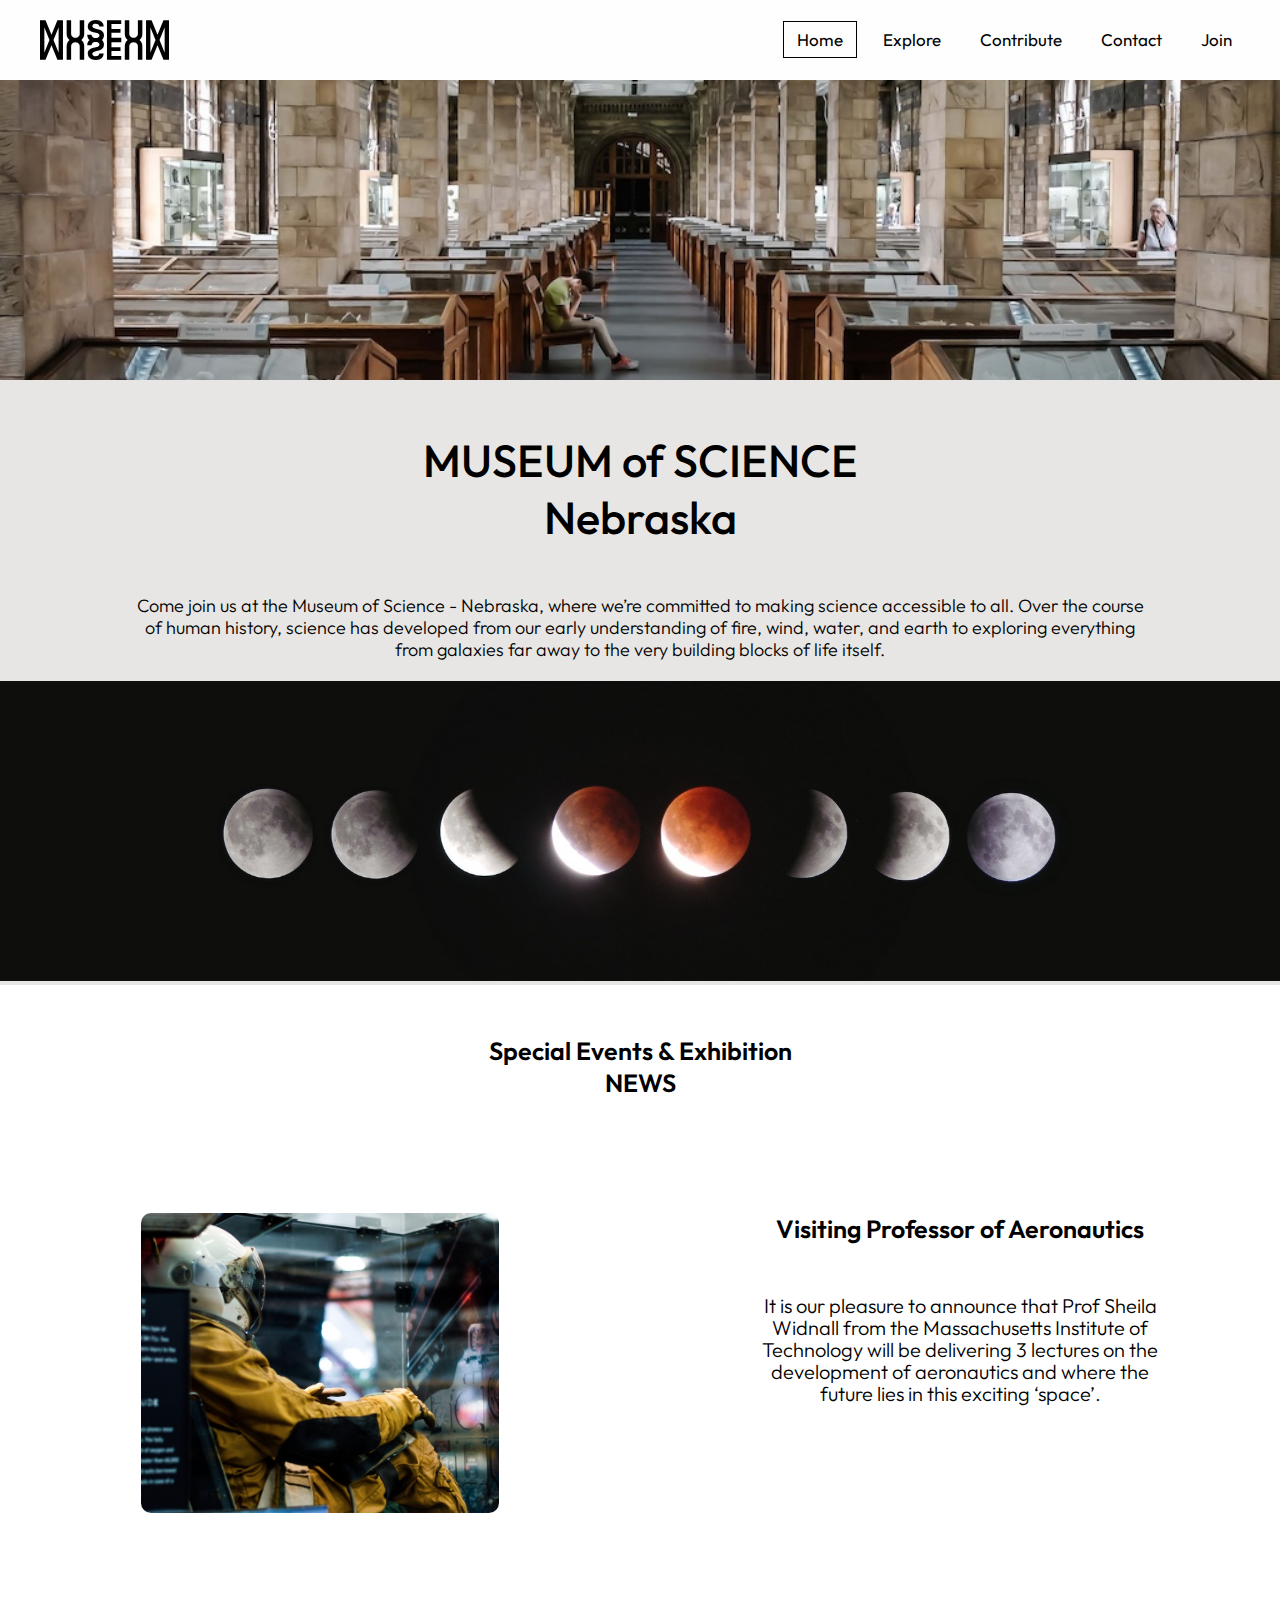
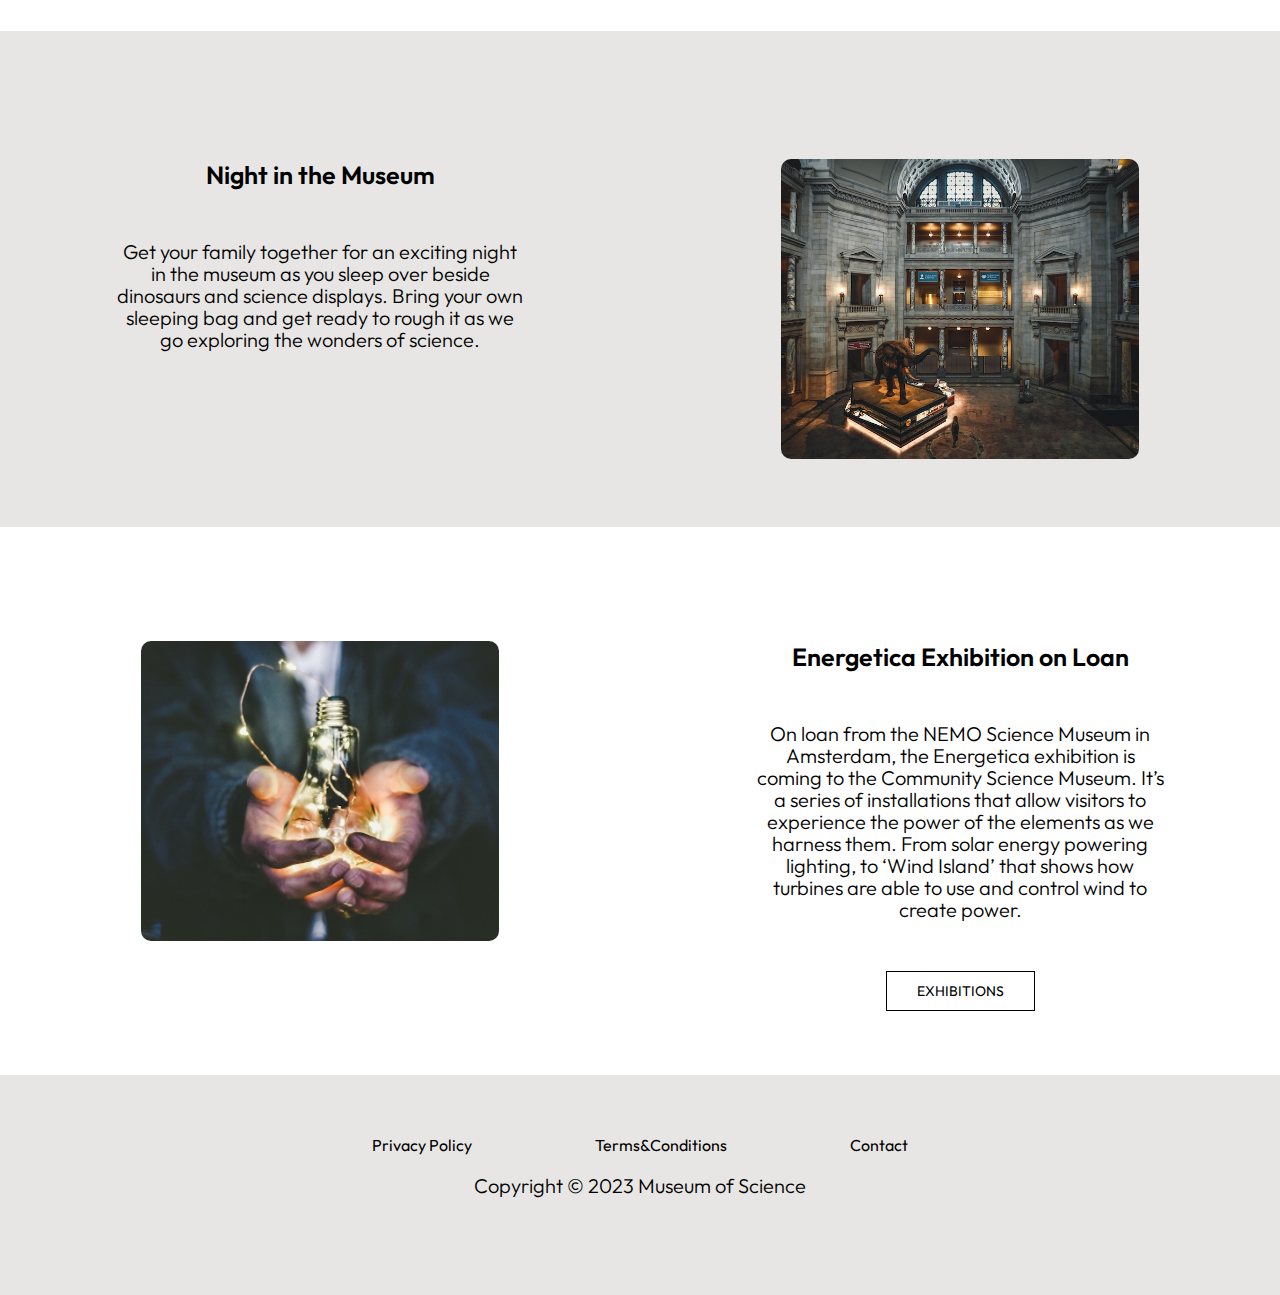
<file: index.html>
<!DOCTYPE html>
<html lang="en" dir="ltr">
  <head>
    <meta charset="utf-8">
    <title>MUSEUM - HOME</title>
    <meta name="viewport" content="width=device-width, initial-scale=1.0">
    <link rel="stylesheet" href="css/explore.css">
    <link rel="stylesheet" href="css/nav.css">
    <link rel="stylesheet" href="css/news.css">
    <link rel="stylesheet" href="css/styles.css">
    <link rel="stylesheet" href="css/contact.css">
    <link rel="stylesheet" href="https://cdnjs.cloudflare.com/ajax/libs/font-awesome/5.15.3/css/all.min.css"/> 
    <link rel="preconnect" href="https://fonts.googleapis.com">
    <link rel="preconnect" href="https://fonts.gstatic.com" crossorigin>
    <link href="https://fonts.googleapis.com/css2?family=Outfit:wght@100;200;300;400;500;600;700;800;900&display=swap" rel="stylesheet">
  </head>

  <body>
    <nav>
      <input type="checkbox" id="check">
      <label for="check" class="checkbutton">
        <i class="fas fa-bars"></i>
      </label>
      <label class="logo"><img src="images/SVG_MuseumLarge.svg" alt="Logo placeholder,the word museum mirrored making a monogram"></label>
      <ul>
        <li><a class="active" href="index.html">Home</a></li>
        <li><a href="explore.html">Explore</a></li>
        <li><a href="contribute.html">Contribute</a></li>
        <li><a href="contact.html">Contact</a></li>
        <li><a href="join.html">Join</a></li>
      </ul>
    </nav>
    <header><img src="images/header-max.jpg" alt="">
        <h1>MUSEUM of SCIENCE <br>Nebraska</h1>
        <p>Come join us at the Museum of Science - Nebraska, where we’re committed to making science accessible to all. Over the course of human history, science has developed from our early understanding of fire, wind, water,  and earth to exploring everything from galaxies far away to the very building blocks of life itself. </p>
    </header>

    <header><img src="images/moonphases.jpg" alt="Phases of the moon eclipse on black background"></header>

    <section class="news "><h2>Special Events & Exhibition <br> NEWS</h2></section>

<main>
    <article class="row">
        <section class="exhibits-column">
            <img src="images/space-suit.jpg" alt="Yellow enforcedAeronautics suit, in a glass display, worn by a mannequin, buckled in with helmet and gloves">

        </section>

        <section class="exhibits-column">
            <h2>  Visiting Professor of Aeronautics</h2>
            <p>It is our pleasure to announce that Prof Sheila Widnall from the Massachusetts Institute of Technology will be delivering 3 lectures on the development of aeronautics and where the future lies in this exciting ‘space’.</p>
        </section>
    </article>

    <article class="row exhibitions-1">
          <section class="exhibits-column">
              <h2>Night in the Museum</h2>
              <p>
                Get your family together for an exciting night in the museum as you sleep over beside dinosaurs and science displays. Bring your own sleeping bag and get ready to rough it as we go exploring the wonders of science.</p>
          </section>
          <section class="exhibits-column">
              <img src="images/museumclassical.jpg" alt="Museum at night ambiance, mammoth display in the great entrance hall">

          </section>
    </article>


  <article class="row">
    <section class="exhibits-column">
        <img src="images/energetica.jpg" alt="Energy visualized in a collection of fairy lights that magically light up by static electricity, inside a lightbulb">
    </section>

    <section class="exhibits-column">
        <h2>Energetica Exhibition on Loan</h2>
        <p>On loan from the NEMO Science Museum in Amsterdam, the Energetica exhibition is coming to the Community Science Museum. It’s a series of installations that allow visitors to experience the power of the elements as we harness them. From solar energy powering lighting, to ‘Wind Island’ that shows how turbines are able to use and control wind to create power.</p>  <a class="button" href="explore.html">EXHIBITIONS</a>
    </section>

  </article>
</main>

   
    <footer>

      <a href="policy.html">Privacy Policy</a>
      <a href="terms.html">Terms&Conditions</a>
      <a href="contact.html">Contact</a>
      <p>Copyright © 2023 Museum of Science</p>
      </footer>

  </body>
</html>
</file>
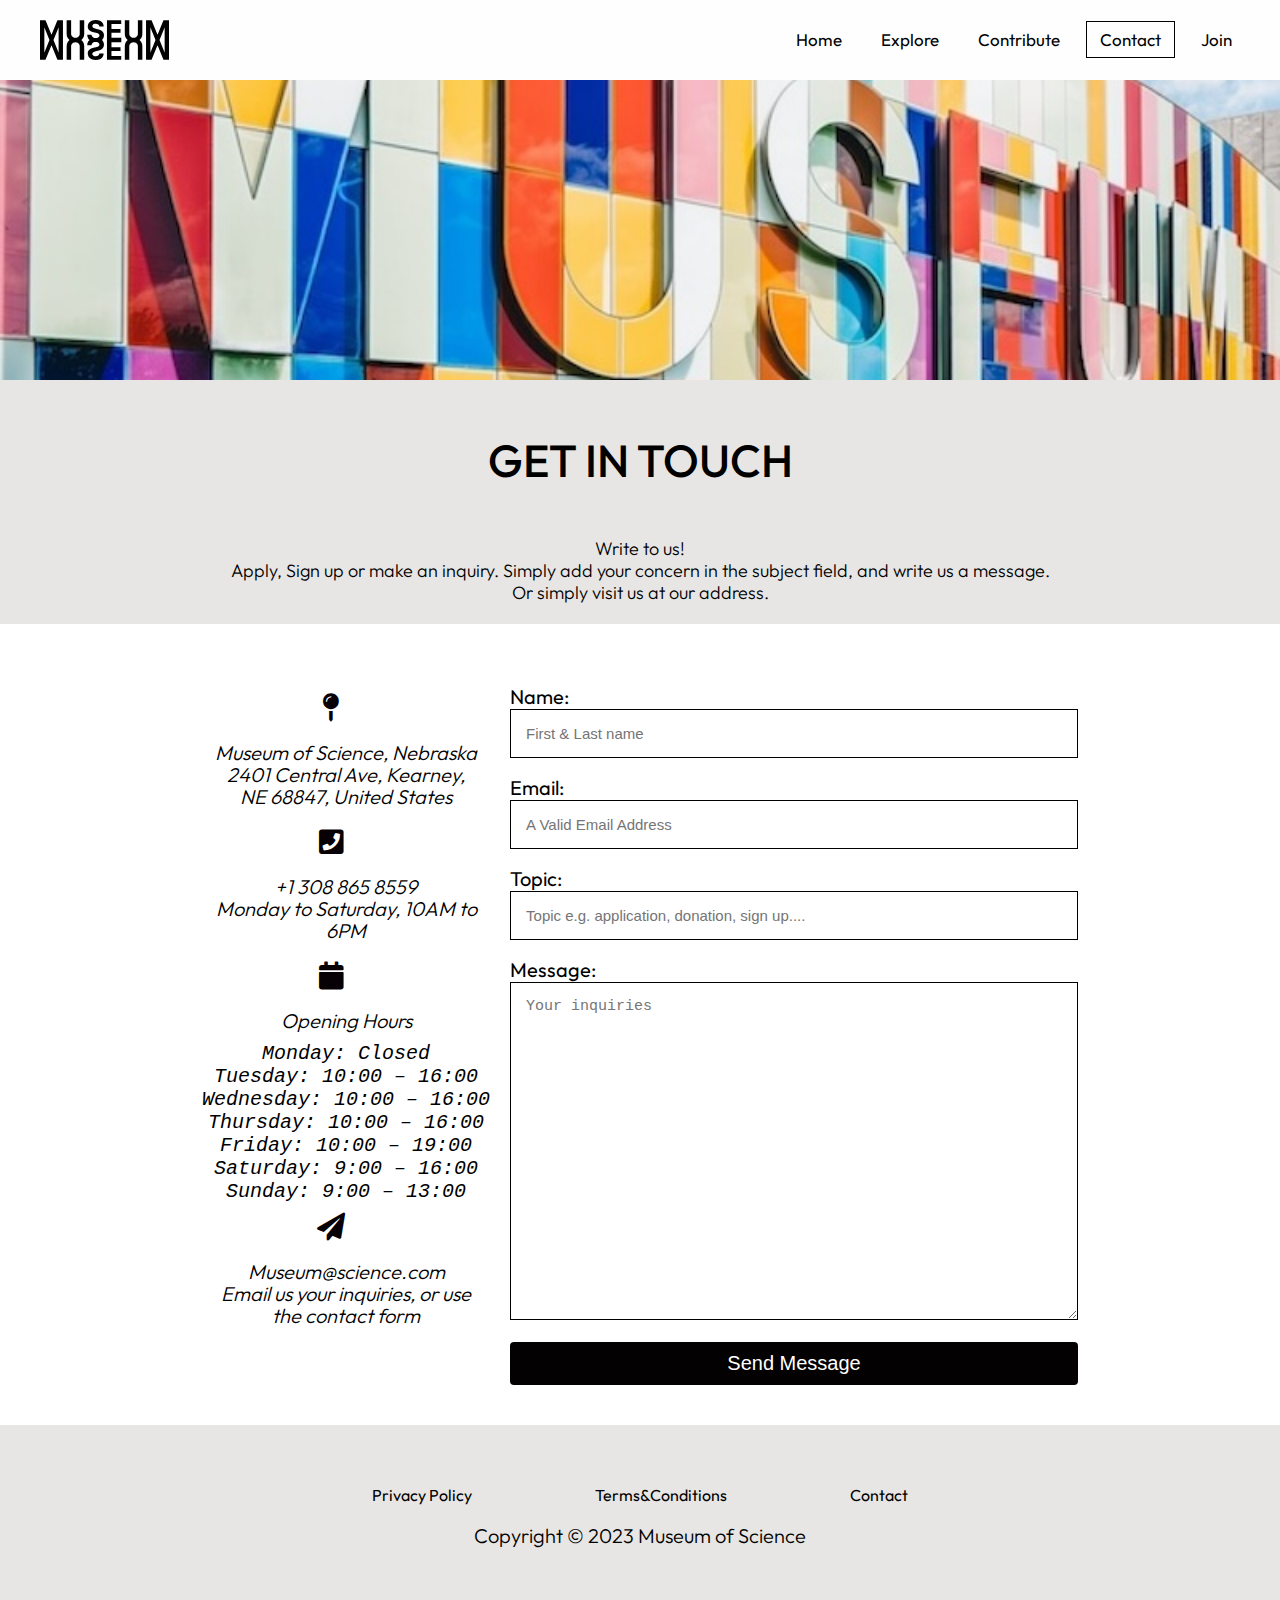
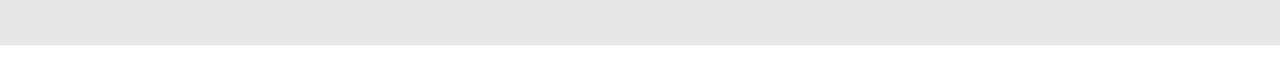
<file: contact.html>
<!DOCTYPE html>
<html lang="en" dir="ltr">
  <head>
    <meta charset="utf-8">
    <title>MUSEUM - Contact</title>
    <meta name="viewport" content="width=device-width, initial-scale=1.0">
    <link rel="stylesheet" href="css/explore.css">
    <link rel="stylesheet" href="css/nav.css">
    <link rel="stylesheet" href="css/news.css">
    <link rel="stylesheet" href="css/styles.css">
    <link rel="stylesheet" href="css/contact.css">
    <link rel="stylesheet" href="https://cdnjs.cloudflare.com/ajax/libs/font-awesome/5.15.3/css/all.min.css"/>
    <link rel="preconnect" href="https://fonts.googleapis.com">
    <link rel="preconnect" href="https://fonts.gstatic.com" crossorigin>
    <link href="https://fonts.googleapis.com/css2?family=Outfit:wght@100;200;300;400;500;600;700;800;900&display=swap" rel="stylesheet">
  </head>
  <body>
    <nav>
      <input type="checkbox" id="check">
      <label for="check" class="checkbutton">
        <i class="fas fa-bars"></i>
      </label>
      <label class="logo"><img src="images/SVG_MuseumLarge.svg" alt="Logo placeholder,the word museum mirrored making a monogram"></label>
      <ul>
        <li><a href="index.html">Home</a></li>
        <li><a href="explore.html">Explore</a></li>
        <li><a href="contribute.html">Contribute</a></li>
        <li><a class="active" href="contact.html">Contact</a></li>
        <li><a href="join.html">Join</a></li>
      </ul>
    </nav>
    <header><img src="images/museumexterior.jpg" alt="Colorful tiled exterior wall of museum.">
        <h1>GET IN TOUCH</h1>
        <p> Write to us! <br>Apply, Sign up or make an inquiry. Simply add your concern in the subject field, and write us a message. <br> Or simply visit us at our address.  </p>
    </header>

<section class="contact-us">
    <article class="row">
        <aside class="contact-column">

                <section>
                <i class="fa fa-map-pin"></i>
                <address>
                    <p>Museum of Science, Nebraska <br>
                    2401 Central Ave, Kearney, <br> NE 68847, United States</p>
                </address>
            </section>

             <section>
                <i class="fa fa-phone-square"></i>
                <address>
                    <p>+1 308 865 8559 <br>
                    Monday to Saturday, 10AM to 6PM</p>
                </address>
             </section>

             <section>
                <i class="fa fa-calendar"></i>
                <address>
                    <p>Opening Hours</p>
<pre>
Monday: Closed
Tuesday: 10:00 – 16:00
Wednesday: 10:00 – 16:00
Thursday: 10:00 – 16:00
Friday: 10:00 – 19:00
Saturday: 9:00 – 16:00
Sunday: 9:00 – 13:00
</pre>
                </address>
             </section>

             <section>
                <i class="fa fa-paper-plane"></i>
                <address>
                    <p>Museum@science.com <br>
                    Email us your inquiries, or use the contact form</p>
                </address>
             </section>
        </aside>

            <aside class="contact-column">
                <form action="form-handler.php" method="post">
                    <sub>Name:</sub><input type="text" name="name" placeholder="First & Last name" required>
                    <sub>Email:</sub><input type="email" name="email" placeholder="A Valid Email Address" required>
                    <sub>Topic:</sub><input type="text" name="subject" placeholder="Topic e.g. application, donation, sign up...." required>
                    <sub>Message:</sub><textarea rows="18" name="message" placeholder="Your inquiries" required></textarea>
                    <button type="submit" class="send-button">Send Message</button>
                </form>
            </aside>

        </article>
    </section>

<footer>

<a href="policy.html">Privacy Policy</a>
<a href="terms.html">Terms&Conditions</a>
<a href="contact.html">Contact</a>

<p>Copyright © 2023 Museum of Science</p>

</footer>

  </body>
</html>
</file>
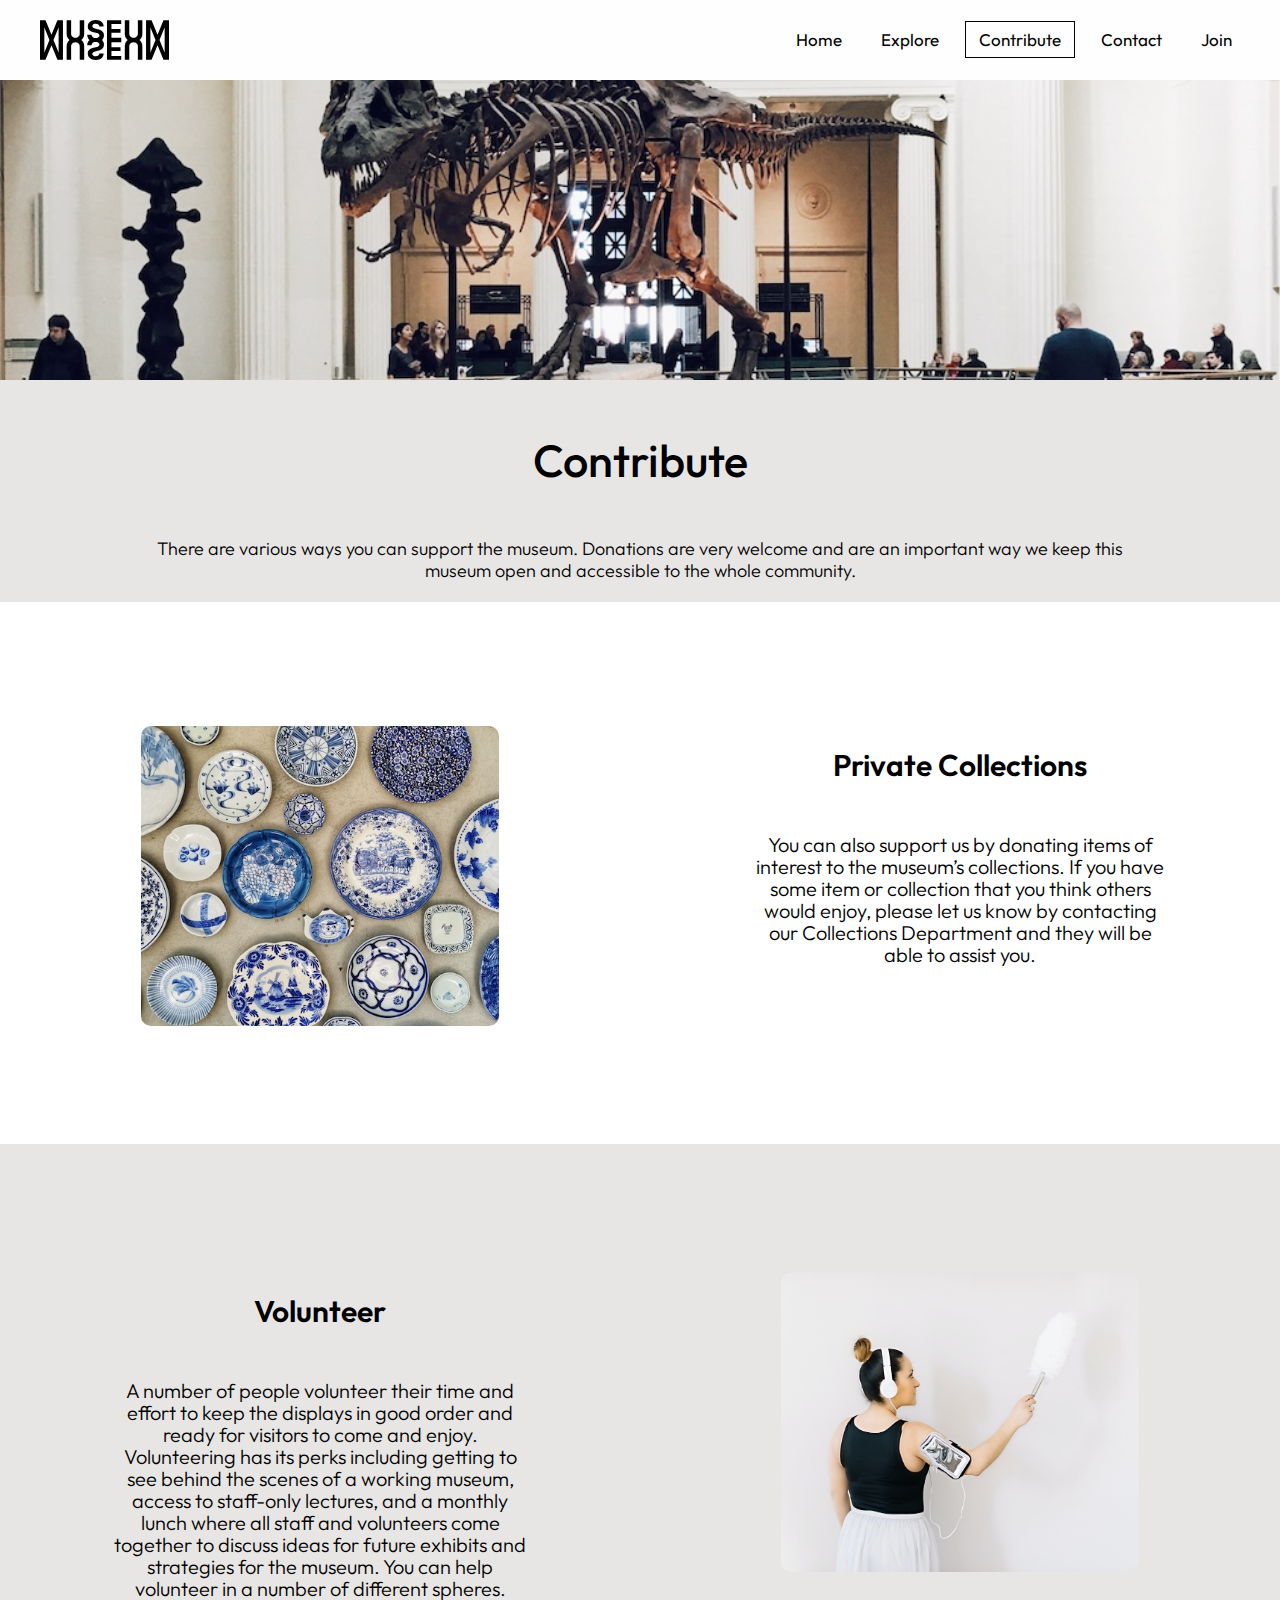
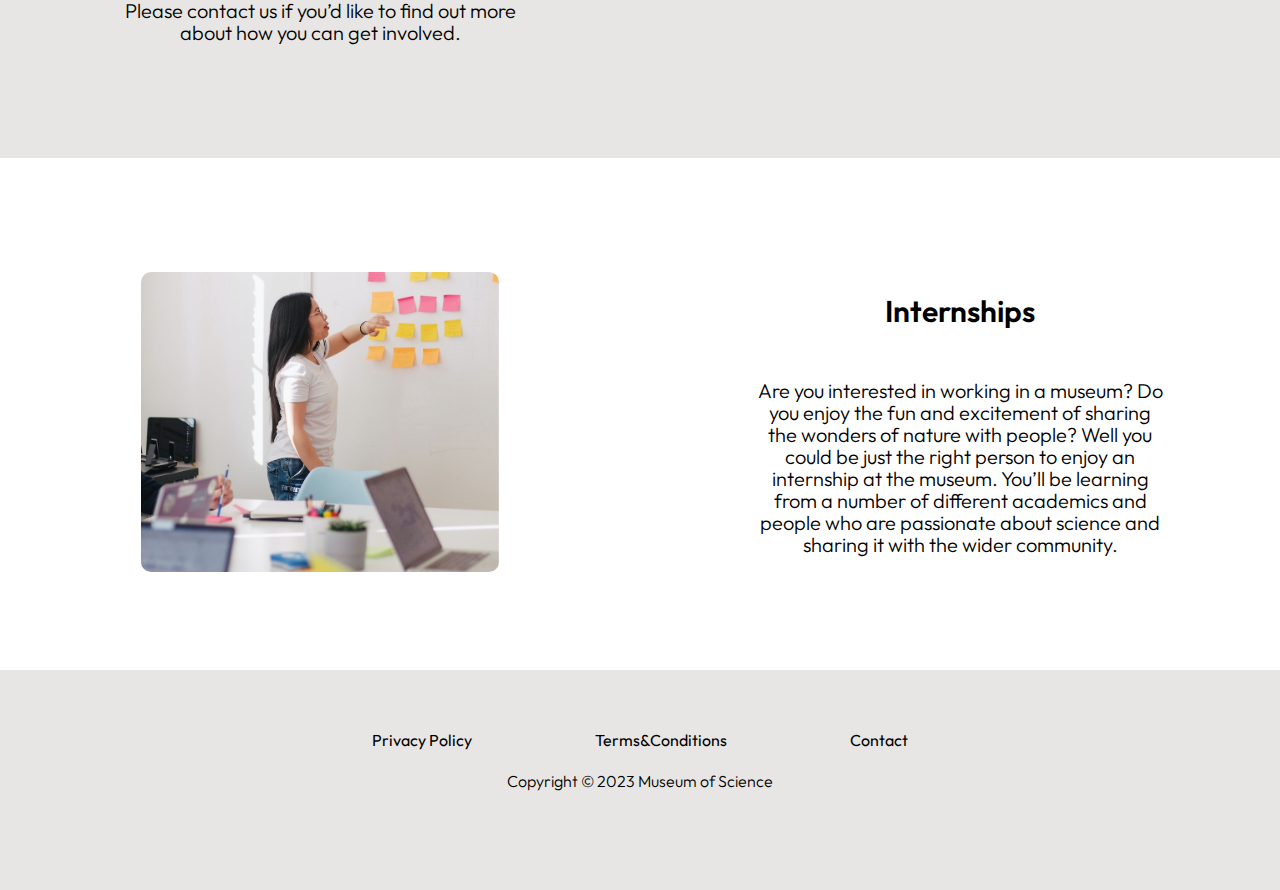
<file: contribute.html>
<!DOCTYPE html>
<html lang="en" dir="ltr">
  <head>
    <meta charset="utf-8">
    <title>MUSEUM - Contribute</title>
    <meta name="viewport" content="width=device-width, initial-scale=1.0">
    <link rel="stylesheet" href="css/explore.css">
    <link rel="stylesheet" href="css/nav.css">
    <link rel="stylesheet" href="css/news.css">
    <link rel="stylesheet" href="css/styles.css">
    <link rel="stylesheet" href="https://cdnjs.cloudflare.com/ajax/libs/font-awesome/5.15.3/css/all.min.css"/>
    <link rel="preconnect" href="https://fonts.googleapis.com">
    <link rel="preconnect" href="https://fonts.gstatic.com" crossorigin>
    <link href="https://fonts.googleapis.com/css2?family=Outfit:wght@100;200;300;400;500;600;700;800;900&display=swap" rel="stylesheet">
  </head>
  <body>
    <nav>
      <input type="checkbox" id="check">
      <label for="check" class="checkbutton">
        <i class="fas fa-bars"></i>
      </label>
      <label class="logo"><img src="images/SVG_MuseumLarge.svg" alt="Logo placeholder,the word museum mirrored making a monogram"></label>
      <ul>
        <li><a href="index.html">Home</a></li>
        <li><a href="explore.html">Explore</a></li>
        <li><a class="active" href="contribute.html">Contribute</a></li>
        <li><a href="contact.html">Contact</a></li>
        <li><a href="join.html">Join</a></li>
      </ul>
    </nav>
    <header><img src="images/rex.jpg" alt="Entrance hall with Tyrannosaurus Rex Skeleton Erected fossile">
        <h1>Contribute</h1>
          <p>
            There are various ways you can support the museum. Donations are very welcome and are an important way we keep this museum open and accessible to the whole community. </p>
    </header>


    <main class="exhibitions">
      <article class="row">
          <section class="exhibits-column">
              <img src="images/donate.jpg" alt="A collection of plates in a variety of blue patterns">

          </section>

          <section class="exhibits-column">
              <h2>Private Collections</h2>
              <p>
                You can also support us by donating items of interest to the museum’s collections. If you have some item or collection that you think others would enjoy, please let us know by contacting our Collections Department and they will be able to assist you.</p>
          </section>
      </article>

      <article class="row exhibitions-1">
          <section class="exhibits-column">
              <h2>Volunteer</h2>
              <p>
                A number of people volunteer their time and effort to keep the displays in good order and ready for visitors to come and enjoy. Volunteering has its perks including getting to see behind the scenes of a working museum, access to staff-only lectures, and a monthly lunch where all staff and volunteers come together to discuss ideas for future exhibits and strategies for the museum.
                You can help volunteer in a number of different spheres. Please contact us if you’d like to find out more about how you can get involved.</p>
          </section>
          <section class="exhibits-column">
              <img src="images/volunteer.jpg" alt="A female volunteer equipped with a duster, dusting whilst wearing headphones">

          </section>
      </article>

  <article class="row">
      <section class="exhibits-column">
          <img src="images/intern.jpg" alt="A female intern rearranging sticky notes on a whiteboard. Computer on a works desk in front">

      </section>

      <section class="exhibits-column">
          <h2>Internships</h2>
          <p>
            Are you interested in working in a museum? Do you enjoy the fun and excitement of sharing the wonders of nature with people? Well you could be just the right person to enjoy an internship at the museum.
            You’ll be learning from a number of different academics and people who are passionate about science and sharing it with the wider community.</p>
      </section>
  </article>
</main>

<footer>

  <a href="policy.html">Privacy Policy</a>
  <a href="terms.html">Terms&Conditions</a>
  <a href="contact.html">Contact</a>
  <p>Copyright © 2023 Museum of Science</p>
  </footer>

  </body>
</html>
</file>
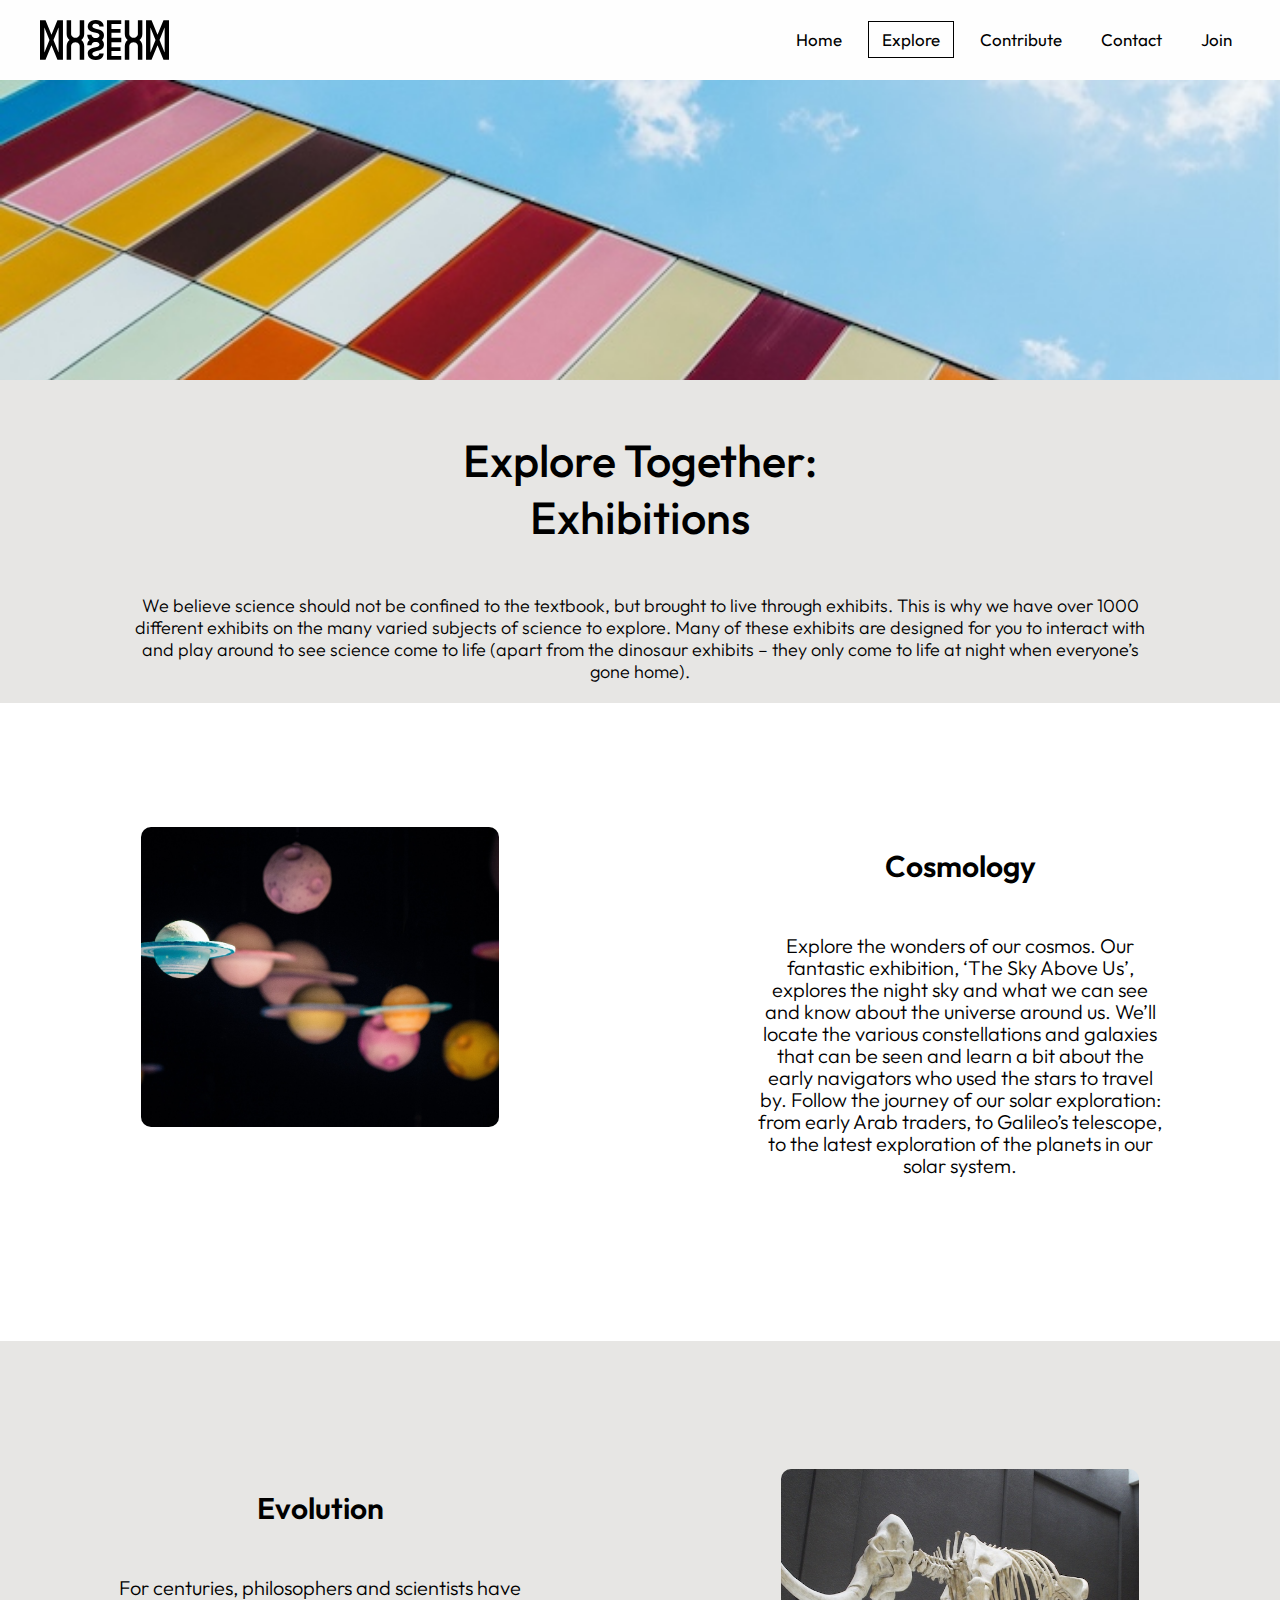
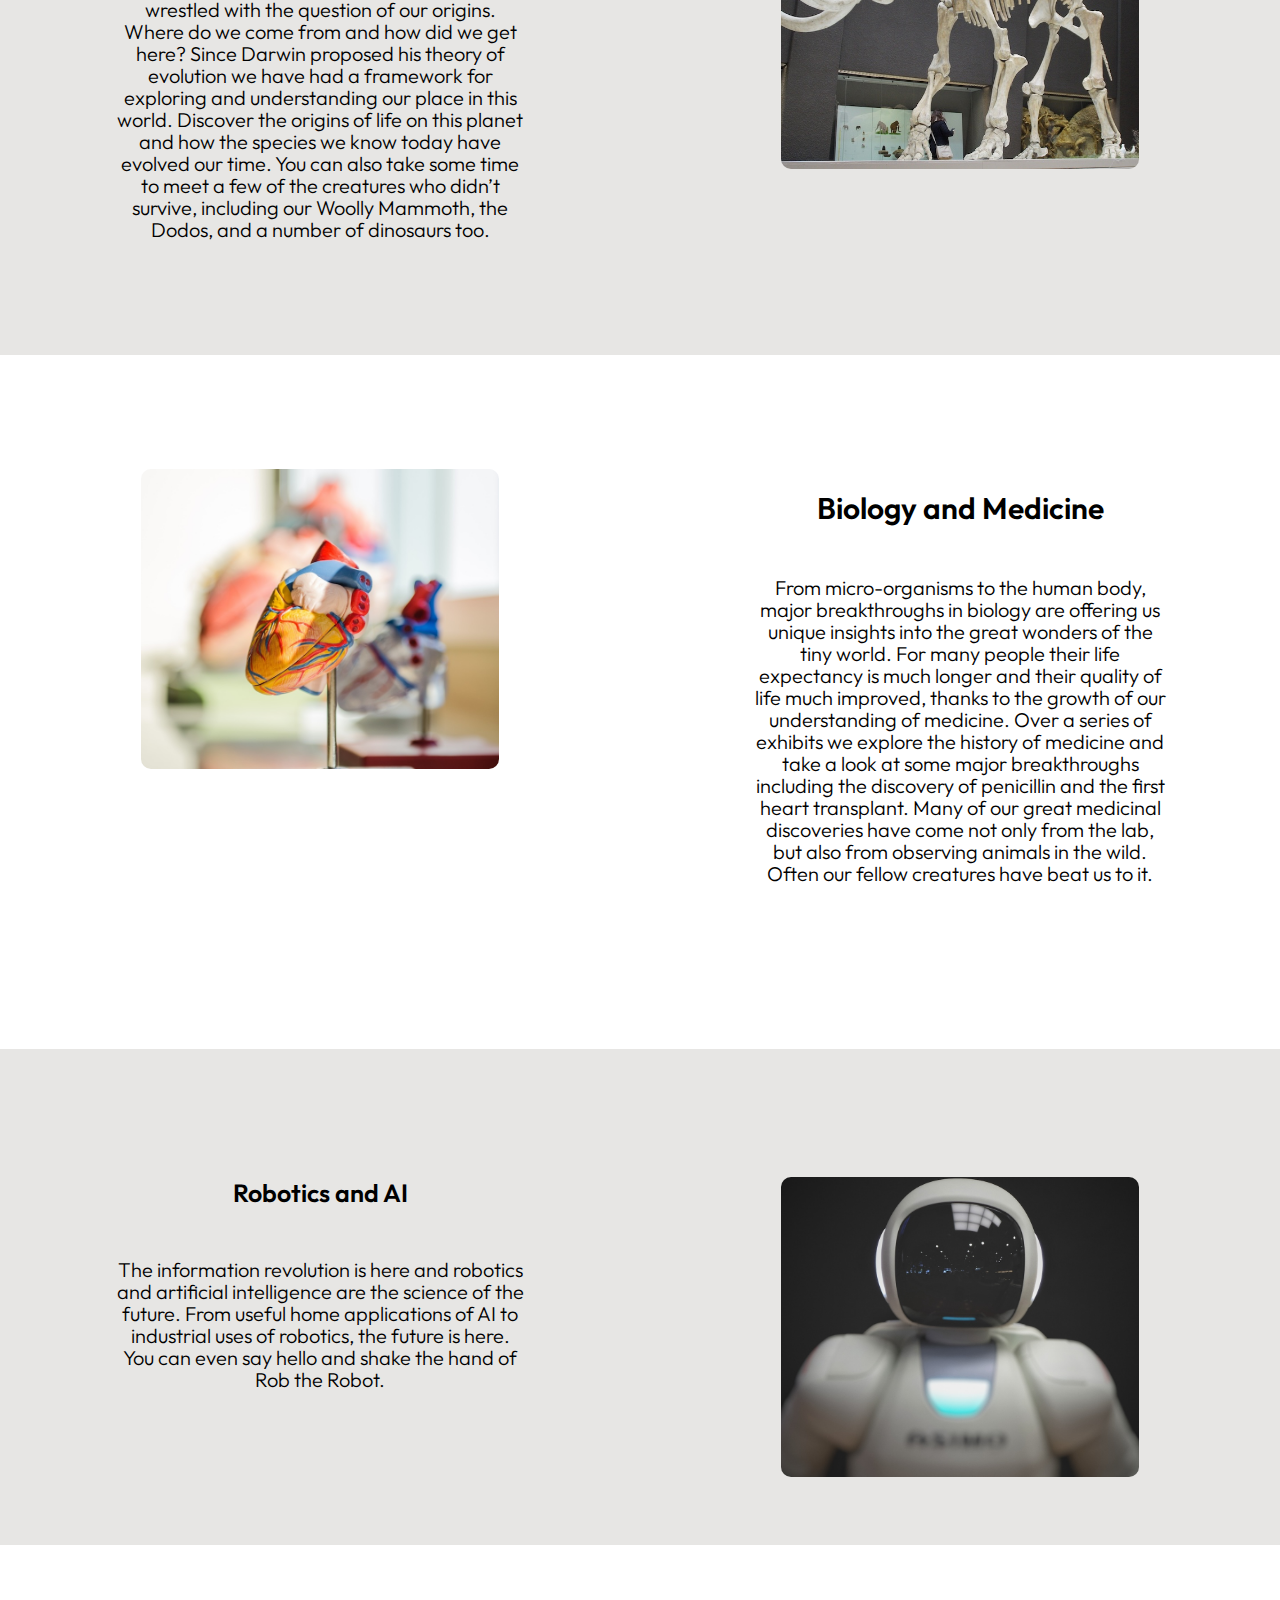
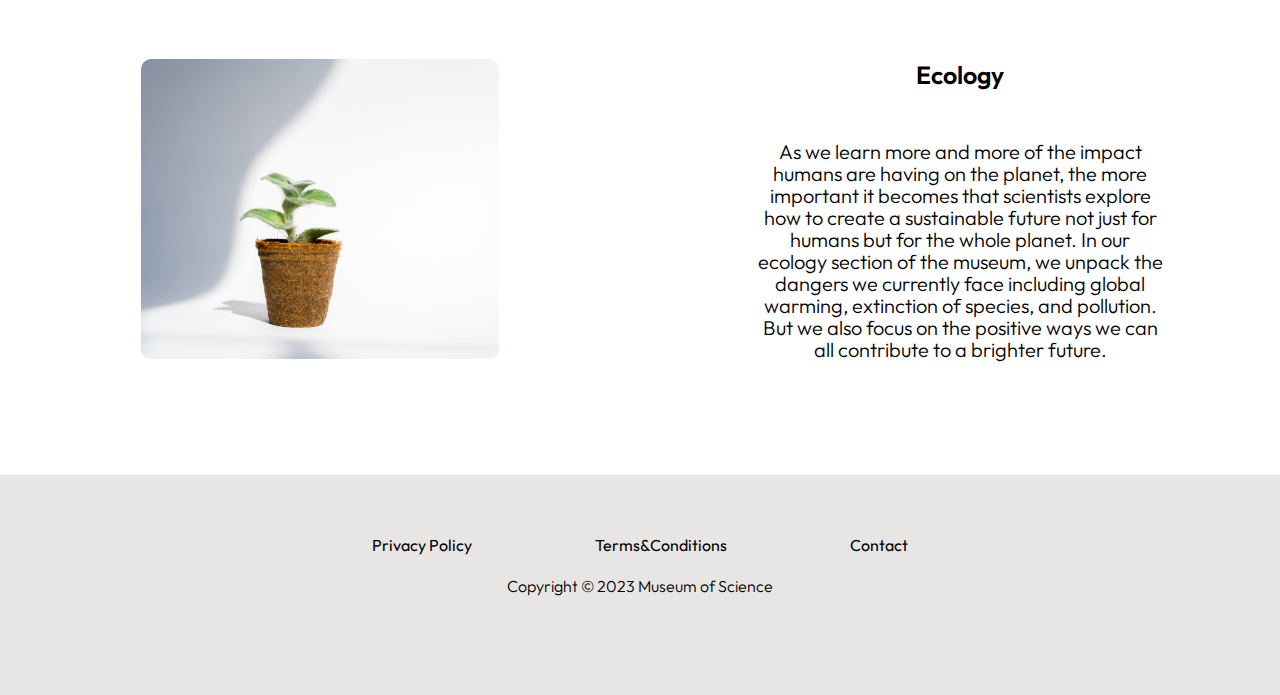
<file: explore.html>
<!DOCTYPE html>
<html lang="en" dir="ltr">
  <head>
    <meta charset="utf-8">
    <title>MUSEUM - Explore</title>
    <meta name="viewport" content="width=device-width, initial-scale=1.0">
    <link rel="stylesheet" href="css/explore.css">
    <link rel="stylesheet" href="css/nav.css">
    <link rel="stylesheet" href="css/news.css">
    <link rel="stylesheet" href="css/styles.css">
    <link rel="stylesheet" href="https://cdnjs.cloudflare.com/ajax/libs/font-awesome/5.15.3/css/all.min.css"/>
    <link rel="preconnect" href="https://fonts.googleapis.com">
    <link rel="preconnect" href="https://fonts.gstatic.com" crossorigin>
    <link href="https://fonts.googleapis.com/css2?family=Outfit:wght@100;200;300;400;500;600;700;800;900&display=swap" rel="stylesheet">
  </head>
  <body>
    <nav>
      <input type="checkbox" id="check">
      <label for="check" class="checkbutton">
        <i class="fas fa-bars"></i>
      </label>
      <label class="logo"><img src="images/SVG_MuseumLarge.svg" alt="Logo placeholder,the word museum mirrored making a monogram"></label>
      <ul>
        <li><a href="index.html">Home</a></li>
        <li><a class="active" href="explore.html">Explore</a></li>
        <li><a href="contribute.html">Contribute</a></li>
        <li><a href="contact.html">Contact</a></li>
        <li><a href="join.html">Join</a></li>
      </ul>
    </nav>
    <header><img src="images/museum-angleexterior.jpg" alt="Colorful tiled exterior wall of museum.">
        <h1>Explore Together: <br> Exhibitions</h1>
        <p>We believe science should not be confined to the textbook, but brought to live through exhibits.  
          This is why we have over 1000 different exhibits on the many varied subjects of science to explore. Many of these exhibits are designed for you to interact with and play around to see science come to life (apart from the dinosaur exhibits – they only come to life at night when everyone’s gone home). </p>
    </header>

    <main class="exhibitions">
          <article class="row">
              <section class="exhibits-column">
                  <img src="images/cosmos.jpg" alt="Planetarium, small planet models dispensed in air by wire, depicting saturns and moons">

              </section>

              <section class="exhibits-column">
                  <h2>Cosmology</h2>
                  <p>Explore the wonders of our cosmos. Our fantastic exhibition, ‘The Sky Above Us’, explores the night sky and what we can see and know about the universe around us. We’ll locate the various constellations and galaxies that can be seen and learn a bit about the early navigators who used the stars to travel by.
                      Follow the journey of our solar exploration: from early Arab traders, to Galileo’s telescope, to the latest exploration of the planets in our solar system.</p>
              </section>
          </article>

          <article class="row exhibitions-1">
              <section class="exhibits-column">
                  <h2>Evolution</h2>
                  <p>
                    For centuries, philosophers and scientists have wrestled with the question of our origins. Where do we come from and how did we get here? Since Darwin proposed his theory of evolution we have had a framework for exploring and understanding our place in this world.
                    Discover the origins of life on this planet and how the species we know today have evolved our time. You can also take some time to meet a few of the creatures who didn’t survive, including our Woolly Mammoth, the Dodos, and a number of dinosaurs too.</p>
              </section>
              <section class="exhibits-column">
                  <img src="images/mammoth.jpg" alt="The extinct woolly mammoth, intact skeleton fossile with impressive tusks">

              </section>
          </article>

          <article class="row">
              <section class="exhibits-column">
                  <img src="images/heart.jpg" alt="Model of the human heart, blue veins and red arteries">

              </section>

              <section class="exhibits-column">
                  <h2>Biology and Medicine</h2>
                  <p>
                      From micro-organisms to the human body, major breakthroughs in biology are offering us unique insights into the great wonders of the tiny world. 
                      For many people their life expectancy is much longer and their quality of life much improved, thanks to the growth of our understanding of medicine. Over a series of exhibits we explore the history of medicine and take a look at some major breakthroughs including the discovery of penicillin and the first heart transplant. 
                      Many of our great medicinal discoveries have come not only from the lab, but also from observing animals in the wild. Often our fellow creatures have beat us to it.</p>
              </section>
          </article>
  </main>


      <article class="row exhibitions-1">
          <section class="exhibits-column ">
              <h2>Robotics and AI</h2>
              <p>
                  The information revolution is here and robotics and artificial intelligence are the science of the future. From useful home applications of AI to industrial uses of robotics, the future is here. You can even say hello and shake the hand of Rob the Robot.</p>
          </section>
          <section class="exhibits-column">
              <img src="images/ai-robotics.jpg" alt="AI robot, ears and chest piece that light up, face has black cover for hiding sensors and cameras. White plastic body.">

          </section>
      </article>



  <article class="row">
      <section class="exhibits-column">
          <img src="images/ecology.jpg" alt="Compostable flowerpot with a succulent planted in it, basking in the sun">

      </section>

      <section class="exhibits-column">
          <h2>Ecology</h2>
          <p>
              As we learn more and more of the impact humans are having on the planet, the more important it becomes that scientists explore how to create a sustainable future not just for humans but for the whole planet.
              In our ecology section of the museum, we unpack the dangers we currently face including global warming, extinction of species, and pollution. But we also focus on the positive ways we can all contribute to a brighter future.</p>
      </section>
  </article>


<footer>

  <a href="policy.html">Privacy Policy</a>
  <a href="terms.html">Terms&Conditions</a>
  <a href="contact.html">Contact</a>
  <p>Copyright © 2023 Museum of Science</p>
  </footer>

  </body>
</html>
</file>
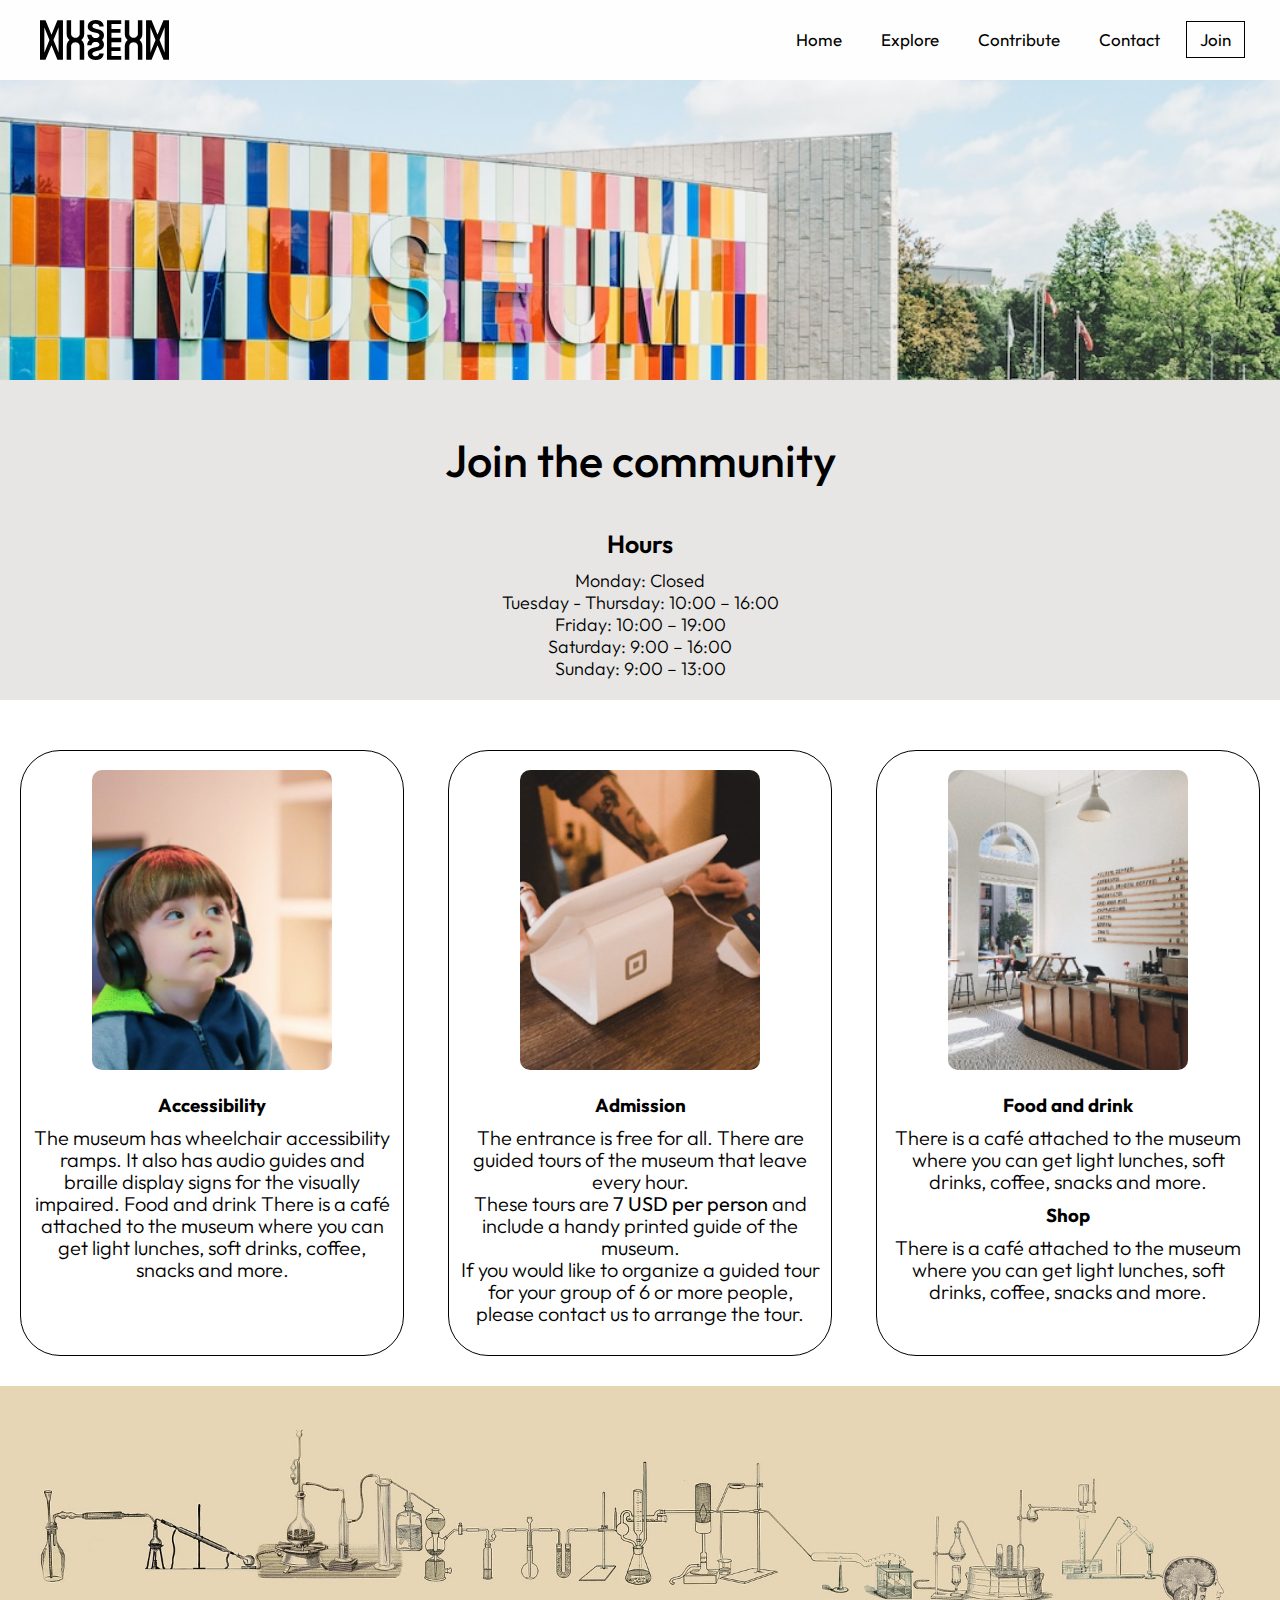
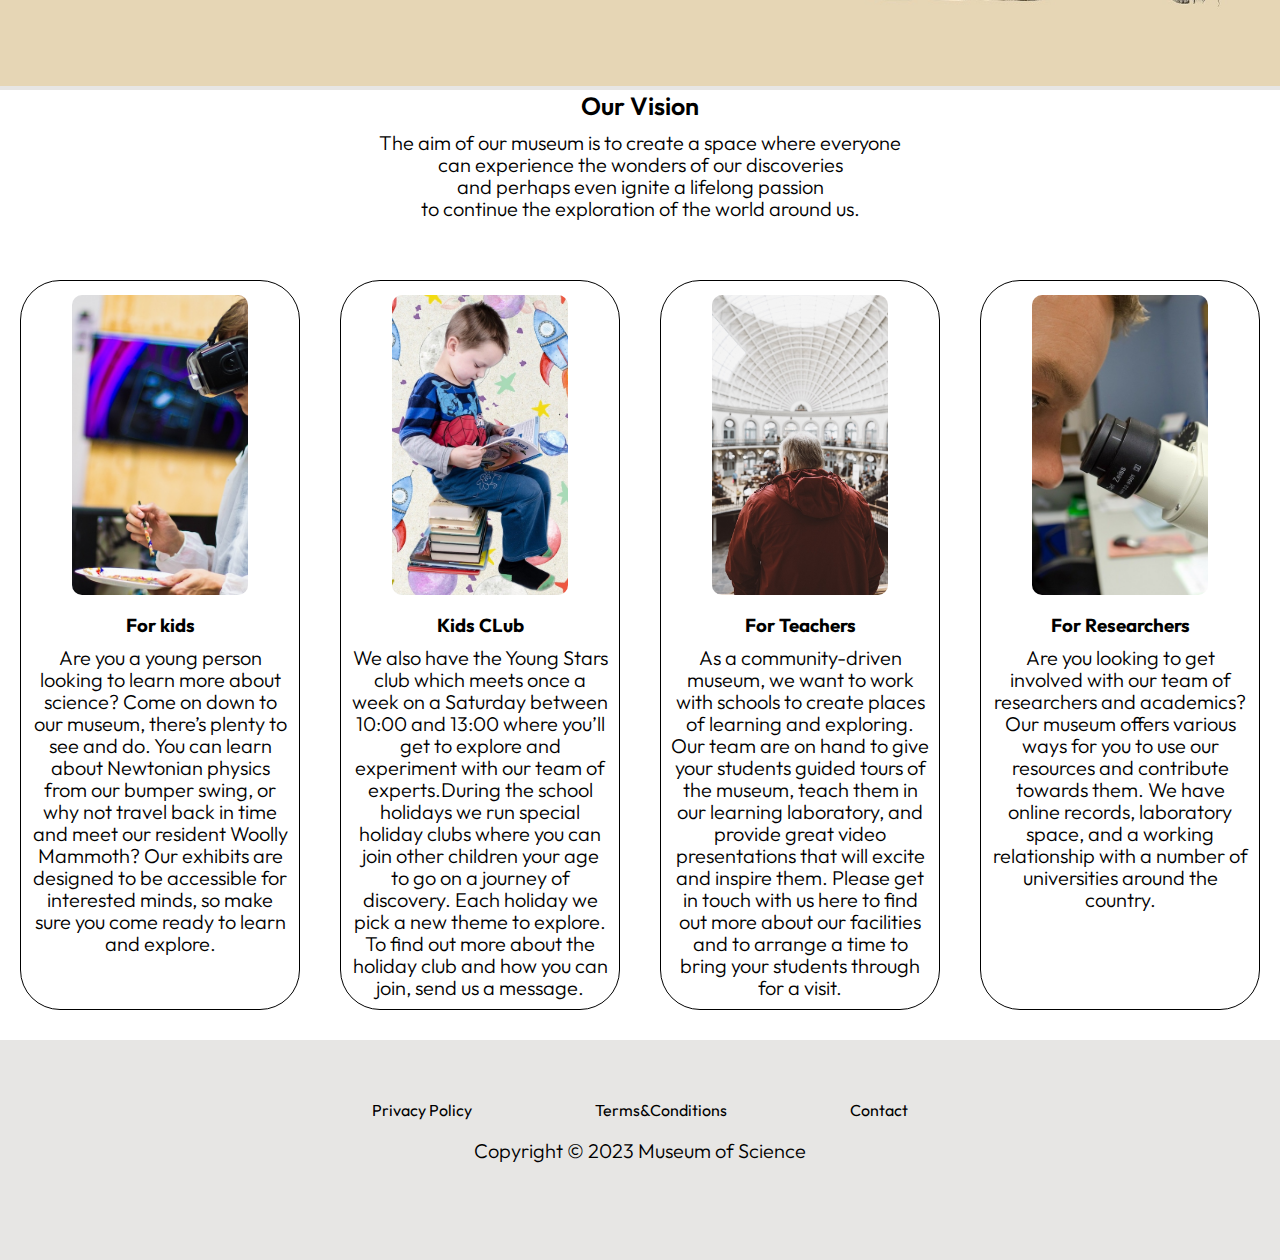
<file: join.html>
<!DOCTYPE html>
<html lang="en" dir="ltr">
  <head>
    <meta charset="utf-8">
    <title>MUSEUM - Visit</title>
    <meta name="viewport" content="width=device-width, initial-scale=1.0">
    <link rel="stylesheet" href="css/explore.css">
    <link rel="stylesheet" href="css/nav.css">
    <link rel="stylesheet" href="css/news.css">
    <link rel="stylesheet" href="css/styles.css">
    <link rel="stylesheet" href="css/contact.css">
    <link rel="stylesheet" href="https://cdnjs.cloudflare.com/ajax/libs/font-awesome/5.15.3/css/all.min.css"/>
    <link rel="preconnect" href="https://fonts.googleapis.com">
    <link rel="preconnect" href="https://fonts.gstatic.com" crossorigin>
    <link href="https://fonts.googleapis.com/css2?family=Outfit:wght@100;200;300;400;500;600;700;800;900&display=swap" rel="stylesheet">
  </head>
  <body>
    <nav>
      <input type="checkbox" id="check">
      <label for="check" class="checkbutton">
        <i class="fas fa-bars"></i>
      </label>
      <label class="logo"><img src="images/SVG_MuseumLarge.svg" alt="Logo placeholder,the word museum mirrored making a monogram"></label>
      <ul>
        <li><a href="index.html">Home</a></li>
        <li><a href="explore.html">Explore</a></li>
        <li><a href="contribute.html">Contribute</a></li>
        <li><a href="contact.html">Contact</a></li>
        <li><a class="active" href="join.html">Join</a></li>
      </ul>
    </nav>
    <header><img src="images/mueumexterior-modern.jpg" alt="Colorful tiled exterior wall of museum.">
        <h1>Join the community </h1>
        <h2>Hours</h2>
         <p> Monday: Closed <br> Tuesday - Thursday: 10:00 – 16:00 <br>Friday: 10:00 – 19:00 <br>Saturday: 9:00 – 16:00 <br> Sunday: 9:00 – 13:00 </p>
    </header>

    <main class="explore">
            <section class="row">

              <article class="explore-column">

                <section class="exhibits-column">

                  <img src="images/access.jpg" alt="Child with headphones, listening to the audio guide">
        
              </section>
                <h3>Accessibility</h3>
                <p>
                  The museum has wheelchair accessibility ramps. It also has audio guides and braille display signs for the visually impaired.
                  Food and drink
                  There is a café attached to the museum where you can get light lunches, soft drinks, coffee, snacks and more.</p>
                  <br>
              </article>

              <article class="explore-column">
                <section class="exhibits-column">
                  <img src="images/cashier.jpg" alt="Cashier and customer, modern payment register">
        
              </section>
                <h3>Admission</h3>
                <p>
                  The entrance is free for all. 
                  There are guided tours of the museum that leave every hour. <br>These tours are <strong>7 USD per person</strong> and include a handy printed guide of the museum. <br>
                  If you would like to organize a guided tour for your group of 6 or more people, please contact us to arrange the tour.</p>
                  <br>
              </article>
          
              <article class="explore-column">
                <section class="exhibits-column">
                  <img src="images/cafe.jpg" alt="Classic coffee bar, espresso machine and menu written on the wall.">
        
              </section>
                <h3>Food and drink</h3>
                <p>There is a café attached to the museum where you can get light lunches, soft drinks, coffee, snacks and more.</p>
                  <h3>Shop</h3>
                  <p>There is a café attached to the museum where you can get light lunches, soft drinks, coffee, snacks and more.
                  
                  </p>
              </article>
              </section>
              </main>
              <header><img src="images/lab-chemistryset.jpg" alt="Chemistry setup for a reaction experiment, beakers, batteries and boilers in connection"></header>
    
        <h2>Our Vision</h2>
      <p>The aim of our museum is to create a space where everyone <br> can experience the wonders of our discoveries <br>and perhaps even ignite a lifelong passion <br>to continue the exploration of the world around us.</p>
            <section class="row">
              <article class="explore-column">
                <section class="exhibits-column">
                  <img src="images/vrglasses.jpg" alt="Boy painting on canvas simultaneously wearing VR-goggles">
        
              </section>
                <h3>For kids</h3>
                <p>Are you a young person looking to learn more about science? Come on down to our museum, there’s plenty to see and do.
                  You can learn about Newtonian physics from our bumper swing, or why not travel back in time and meet our resident Woolly Mammoth? Our exhibits are designed to be accessible for interested minds, so make sure you come ready to learn and explore.</p>
                  <br>
              </article>
          
              <article class="explore-column">
                <section class="exhibits-column">
                  <img src="images/childreading.jpg" alt="A toddler reading a book, sitting on a footstool. Background depicting rockets in space">
        
              </section>
                <h3>Kids CLub</h3>
                <p>We also have the Young Stars club which meets once a week on a Saturday between 10:00 and 13:00 where you’ll get to explore and experiment with our team of experts.During the school holidays we run special holiday clubs where you can join other children your age to go on a journey of discovery. Each holiday we pick a new theme to explore. To find out more about the holiday club and how you can join, send us a message.</p>
              </article>
          
              <article class="explore-column">
                <section class="exhibits-column">
                  <img src="images/seminar.jpg" alt="A teacher wearing a raincoat, looking down into the museum entrance hall">
        
                </section>
                <h3>For Teachers</h3>
                <p>As a community-driven museum, we want to work with schools to create places of learning and exploring. Our team are on hand to give your students guided tours of the museum, teach them in our learning laboratory, and provide great video presentations that will excite and inspire them.
                Please get in touch with us here to find out more about our facilities and to arrange a time to bring your students through for a visit.</p>
              </article>
          
              <article class="explore-column">
                <section class="exhibits-column">
                  <img src="images/microscope.jpg" alt="A male researcher focused gaze into the lense of a carl zeiss microscope">
        
              </section>
                <h3>For Researchers</h3>
                <p>Are you looking to get involved with our team of researchers and academics? Our museum offers various ways for you to use our resources and contribute towards them. We have online records, laboratory space, and a working relationship with a number of universities around the country.</p>
              </article>
            </section>


<footer>

  <a href="policy.html">Privacy Policy</a>
  <a href="terms.html">Terms&Conditions</a>
  <a href="contact.html">Contact</a>
  <p>Copyright © 2023 Museum of Science</p>
  </footer>

  </body>
</html>
</file>
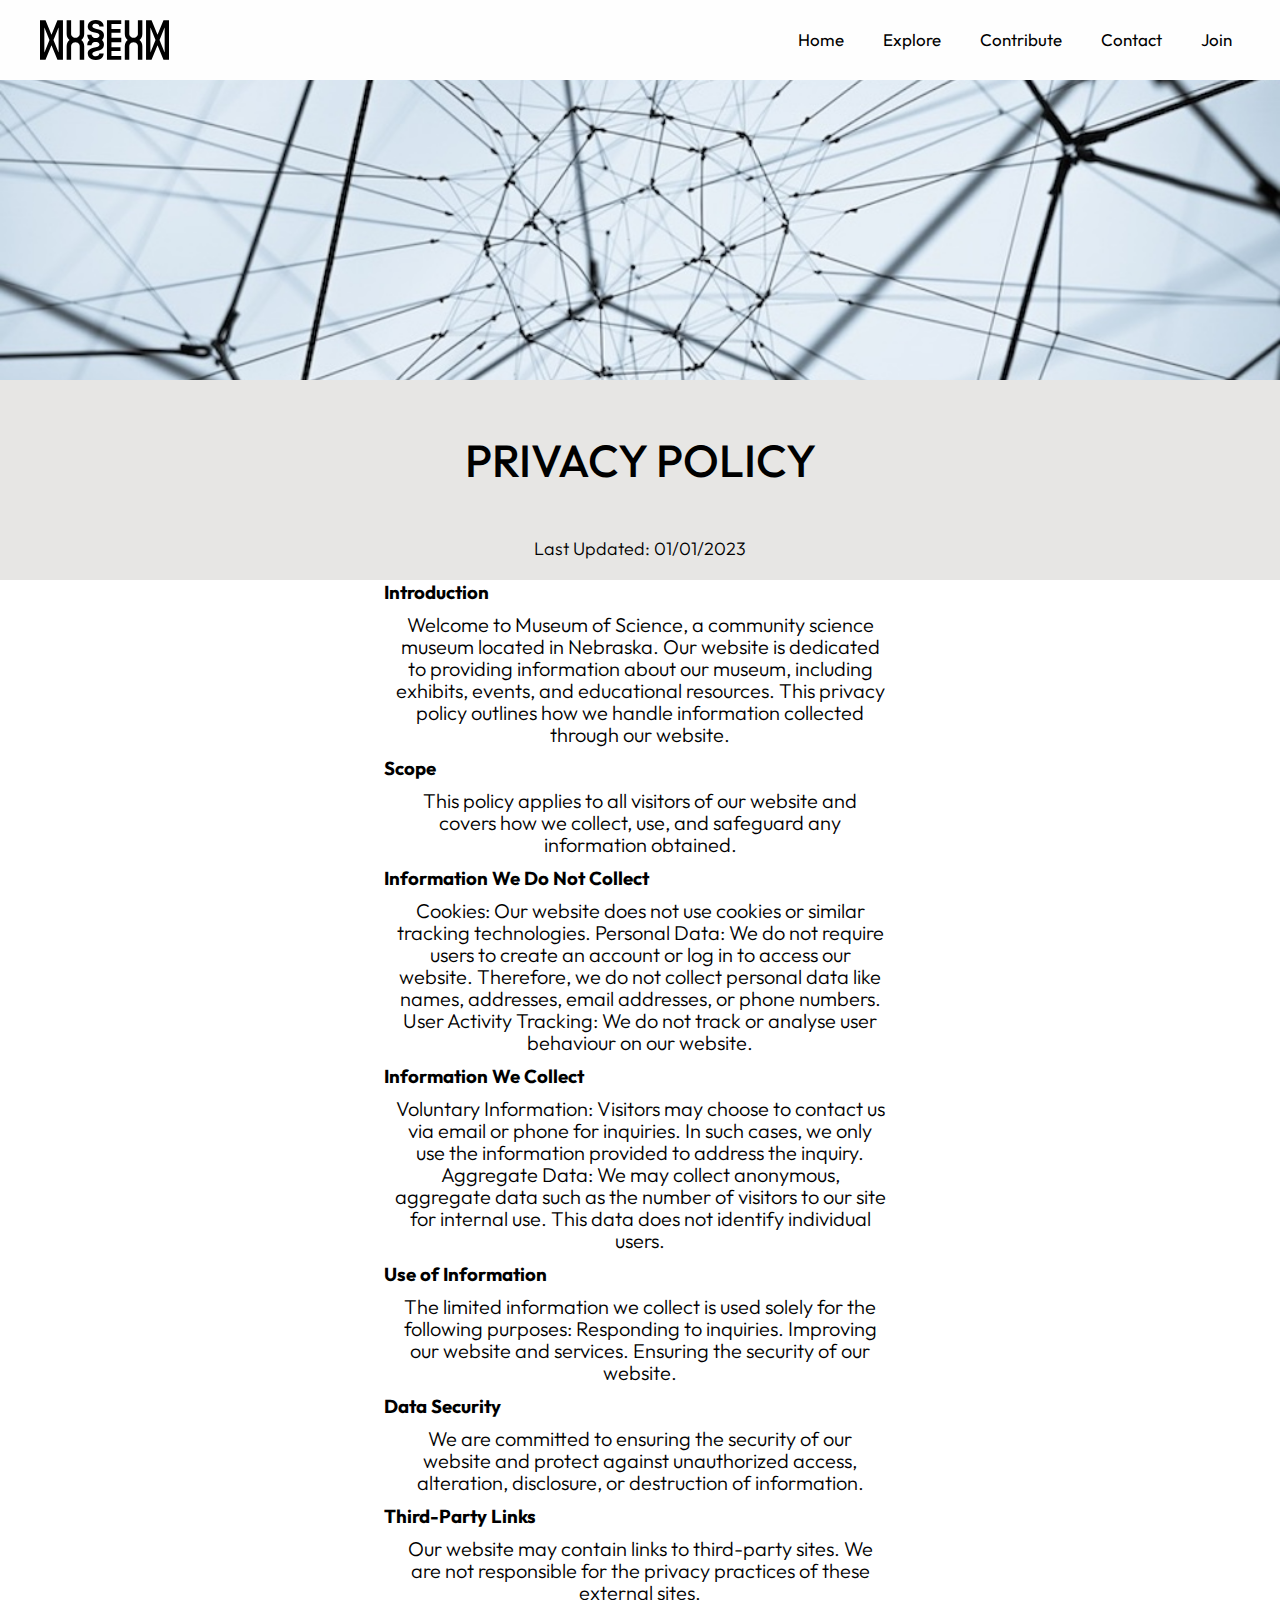
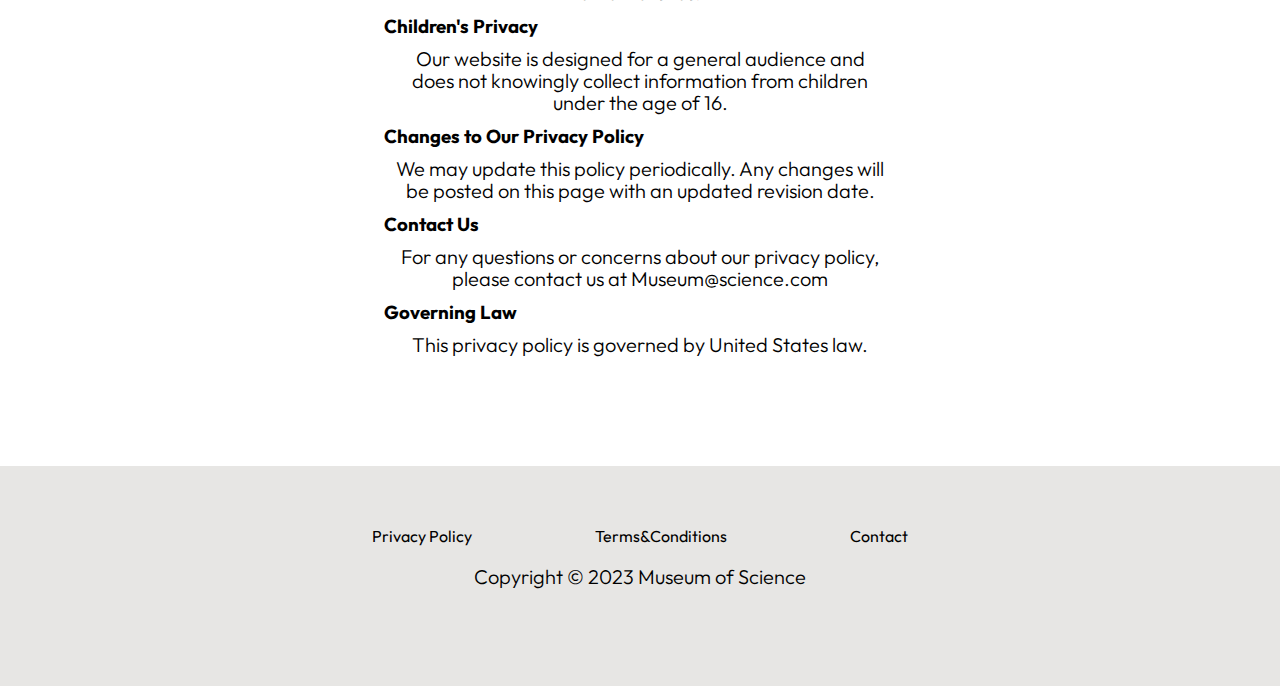
<file: policy.html>
<!DOCTYPE html>
<html lang="en" dir="ltr">
  <head>
    <meta charset="utf-8">
    <title>MUSEUM - Privacy Policy</title>
    <meta name="viewport" content="width=device-width, initial-scale=1.0">
    <link rel="stylesheet" href="css/explore.css">
    <link rel="stylesheet" href="css/nav.css">
    <link rel="stylesheet" href="css/news.css">
    <link rel="stylesheet" href="css/styles.css">
    <link rel="stylesheet" href="css/contact.css">
    <link rel="stylesheet" href="https://cdnjs.cloudflare.com/ajax/libs/font-awesome/5.15.3/css/all.min.css"/>
    <link rel="preconnect" href="https://fonts.googleapis.com">
    <link rel="preconnect" href="https://fonts.gstatic.com" crossorigin>
    <link href="https://fonts.googleapis.com/css2?family=Outfit:wght@100;200;300;400;500;600;700;800;900&display=swap" rel="stylesheet">
  </head>
  <body>
    <nav>
      <input type="checkbox" id="check">
      <label for="check" class="checkbutton">
        <i class="fas fa-bars"></i>
      </label>
      <label class="logo"><img src="images/SVG_MuseumLarge.svg" alt="Logo placeholder,the word museum mirrored making a monogram"></label>
      <ul>
        <li><a href="index.html">Home</a></li>
        <li><a href="explore.html">Explore</a></li>
        <li><a href="contribute.html">Contribute</a></li>
        <li><a href="contact.html">Contact</a></li>
        <li><a href="join.html">Join</a></li>
      </ul>
    </nav>
    <header><img src="images/bubblesconstruction.jpg" alt="Abstract sculpture of thin steel rods">
        <h1>PRIVACY POLICY</h1>
        <p>Last Updated: 01/01/2023</p>
    </header>

<main>
    <section>
        <article class="policy"> 
    <h3>Introduction</h3> 
    <p>Welcome to Museum of Science, a community science museum located in Nebraska. Our website is dedicated to providing information about our museum, including exhibits, events, and educational resources. This privacy policy outlines how we handle information collected through our website. </p>

    <h3>Scope </h3>
    <p>This policy applies to all visitors of our website and covers how we collect, use, and safeguard any information obtained. </p>

    <h3>Information We Do Not Collect</h3>
    <p>Cookies: Our website does not use cookies or similar tracking technologies. 
    Personal Data: We do not require users to create an account or log in to access our website. Therefore, we do not collect personal data like names, addresses, email addresses, or phone numbers.
    User Activity Tracking: We do not track or analyse user behaviour on our website.</p> 

    <h3>Information We Collect</h3>
    <p>Voluntary Information: Visitors may choose to contact us via email or phone for inquiries. In such cases, we only use the information provided to address the inquiry. 
    Aggregate Data: We may collect anonymous, aggregate data such as the number of visitors to our site for internal use. This data does not identify individual users. </p>

    <h3>Use of Information</h3> 
    <p>The limited information we collect is used solely for the following purposes: 
Responding to inquiries.
    Improving our website and services. Ensuring the security of our website. </p>

    <h3>Data Security </h3>
    <p>We are committed to ensuring the security of our website and protect against unauthorized access, alteration, disclosure, or destruction of information. </p>

    <h3>Third-Party Links </h3>
    <p>Our website may contain links to third-party sites. We are not responsible for the privacy practices of these external sites. </p>

    <h3>Children's Privacy </h3>
    <p>Our website is designed for a general audience and does not knowingly collect information from children under the age of 16. </p>

    <h3>Changes to Our Privacy Policy </h3>
    <p>We may update this policy periodically. Any changes will be posted on this page with an updated revision date. </p>

    <h3>Contact Us </h3>
    <p>For any questions or concerns about our privacy policy, please contact us at Museum@science.com </p>

    <h3>Governing Law </h3>
    <p>This privacy policy is governed by United States law. </p>
            </article>
    </section>
</main>

    <footer>

        <a href="policy.html">Privacy Policy</a>
        <a href="terms.html">Terms&Conditions</a>
        <a href="contact.html">Contact</a>
        <p>Copyright © 2023 Museum of Science</p>
        </footer>
  </body>
</html>
</file>
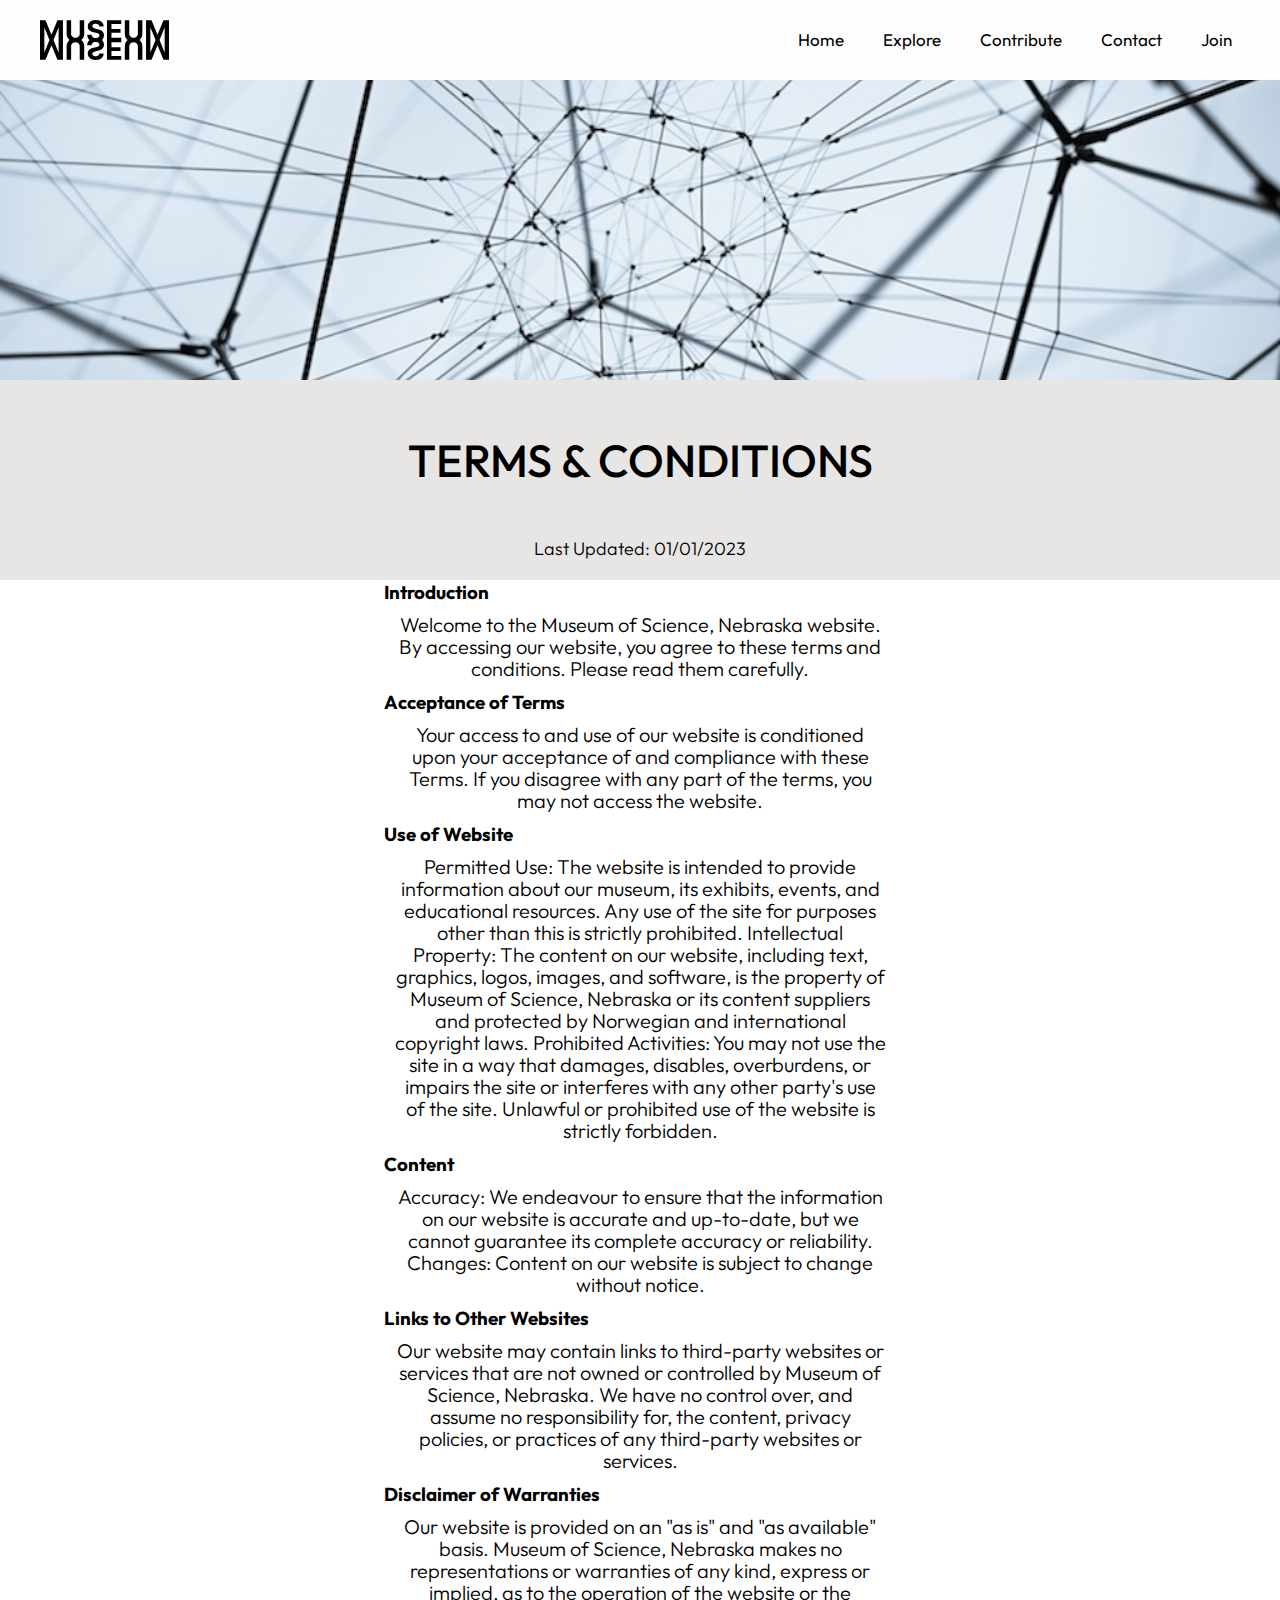
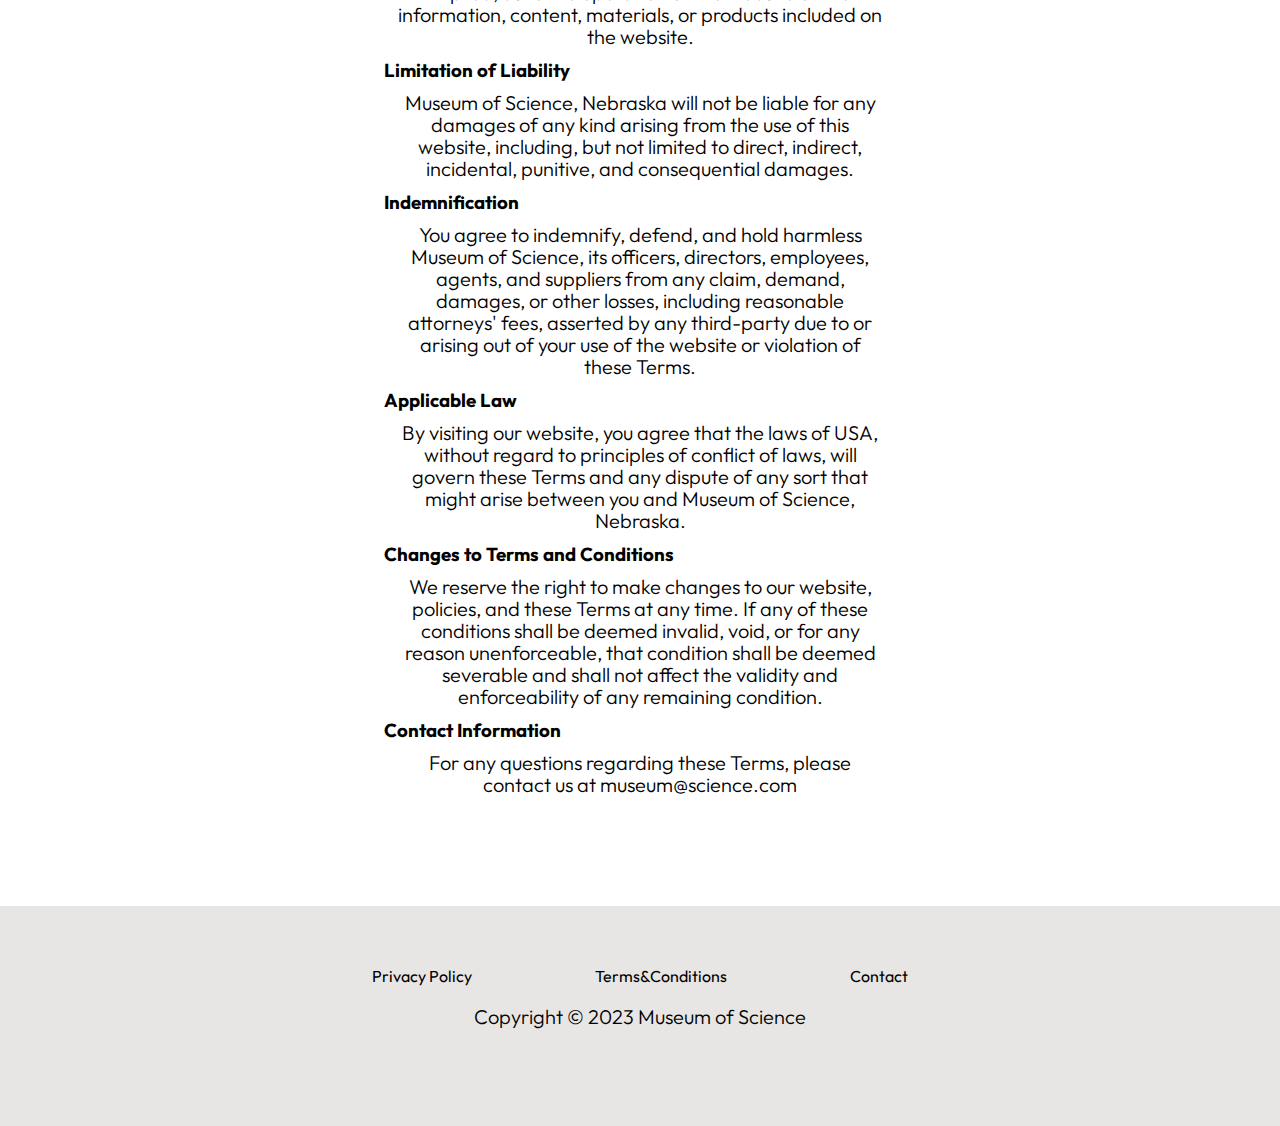
<file: terms.html>
<!DOCTYPE html>
<html lang="en" dir="ltr">
  <head>
    <meta charset="utf-8">
    <title>MUSEUM - Terms & Conditions</title>
    <meta name="viewport" content="width=device-width, initial-scale=1.0">
    <link rel="stylesheet" href="css/explore.css">
    <link rel="stylesheet" href="css/nav.css">
    <link rel="stylesheet" href="css/news.css">
    <link rel="stylesheet" href="css/styles.css">
    <link rel="stylesheet" href="css/contact.css">
    <link rel="stylesheet" href="https://cdnjs.cloudflare.com/ajax/libs/font-awesome/5.15.3/css/all.min.css"/>
    <link rel="preconnect" href="https://fonts.googleapis.com">
    <link rel="preconnect" href="https://fonts.gstatic.com" crossorigin>
    <link href="https://fonts.googleapis.com/css2?family=Outfit:wght@100;200;300;400;500;600;700;800;900&display=swap" rel="stylesheet">
  </head>
  <body>
    <nav>
      <input type="checkbox" id="check">
      <label for="check" class="checkbutton">
        <i class="fas fa-bars"></i>
      </label>
      <label class="logo"><img src="images/SVG_MuseumLarge.svg" alt="Logo placeholder,the word museum mirrored making a monogram"></label>
      <ul>
        <li><a href="index.html">Home</a></li>
        <li><a href="explore.html">Explore</a></li>
        <li><a href="contribute.html">Contribute</a></li>
        <li><a href="contact.html">Contact</a></li>
        <li><a href="join.html">Join</a></li>
      </ul>
    </nav>
    <header><img src="images/bubblesconstruction.jpg" alt="Abstract sculpture of thin steel rods">
        <h1>TERMS & CONDITIONS</h1>
        <p>Last Updated: 01/01/2023</p>
    </header>


    <main>
        <section>
            <article class="policy"> 
            

<h3>Introduction</h3> 
<p>Welcome to the Museum of Science, Nebraska website. By accessing our website, you agree to these terms and conditions. Please read them carefully.</p>

<h3>Acceptance of Terms</h3>
<p>
    Your access to and use of our website is conditioned upon your acceptance of and compliance with these Terms. If you disagree with any part of the terms, you may not access the website. </p>

<h3>Use of Website</h3>
<p>
    Permitted Use: The website is intended to provide information about our museum, its exhibits, events, and educational resources. Any use of the site for purposes other than this is strictly prohibited.
    Intellectual Property: The content on our website, including text, graphics, logos, images, and software, is the property of Museum of Science, Nebraska or its content suppliers and protected by Norwegian and international copyright laws.
    Prohibited Activities: You may not use the site in a way that damages, disables, overburdens, or impairs the site or interferes with any other party's use of the site. Unlawful or prohibited use of the website is strictly forbidden.</p> 

<h3>Content</h3>
<p>
    Accuracy: We endeavour to ensure that the information on our website is accurate and up-to-date, but we cannot guarantee its complete accuracy or reliability.
    Changes: Content on our website is subject to change without notice.</p>

<h3>Links to Other Websites</h3> 
<p>
    Our website may contain links to third-party websites or services that are not owned or controlled by Museum of Science, Nebraska. We have no control over, and assume no responsibility for, the content, privacy policies, or practices of any third-party websites or services. </p>

<h3>Disclaimer of Warranties</h3>
<p>
    Our website is provided on an "as is" and "as available" basis. Museum of Science, Nebraska makes no representations or warranties of any kind, express or implied, as to the operation of the website or the information, content, materials, or products included on the website.</p>

<h3>Limitation of Liability </h3>
<p>
    Museum of Science, Nebraska will not be liable for any damages of any kind arising from the use of this website, including, but not limited to direct, indirect, incidental, punitive, and consequential damages. </p>

<h3>Indemnification</h3>
<p>
    You agree to indemnify, defend, and hold harmless Museum of Science, its officers, directors, employees, agents, and suppliers from any claim, demand, damages, or other losses, including reasonable attorneys' fees, asserted by any third-party due to or arising out of your use of the website or violation of these Terms.</p>

<h3>Applicable Law</h3>
<p>
    By visiting our website, you agree that the laws of USA, without regard to principles of conflict of laws, will govern these Terms and any dispute of any sort that might arise between you and Museum of Science, Nebraska.</p>

<h3>Changes to Terms and Conditions</h3>
<p>
    We reserve the right to make changes to our website, policies, and these Terms at any time. If any of these conditions shall be deemed invalid, void, or for any reason unenforceable, that condition shall be deemed severable and shall not affect the validity and enforceability of any remaining condition.</p>

<h3>Contact Information </h3>
<p>
    For any questions regarding these Terms, please contact us at museum@science.com </p>
            </article>
        </section>
    </main>

    <footer>

        <a href="policy.html">Privacy Policy</a>
        <a href="terms.html">Terms&Conditions</a>
        <a href="contact.html">Contact</a>
        <p>Copyright © 2023 Museum of Science</p>
        
        </footer>

  </body>
</html>
</file>
<file: css/explore.css>
.explore {
    width: 100%;
    text-align: center;
}

.explore-column{
    flex-basis: 30%;
    box-sizing: border-box;
    text-align: center;
    border: 1px solid black;
    border-radius: 40px;
    margin:0 20px 30px 20px;
}

.exhibitions{
    width: 100%;
    text-align: center;
    padding-top: 10px;
  }

.exhibitions-1{
    width: 100%;
    padding-top: 5%;
    background-color: #E7E6E4;
} 
  
  .exhibitions h2{
    font-size: 30px;
    margin-top: 20px;
  }
  
  .row {
    margin-top: 10px;
    justify-content: space-between;
    display: flex;
  }

  .row-1{
    background-color: #E7E6E4;
  }
  
  .exhibits-column{
    flex-basis: 90%;
    margin: 5%;
  }
  
  .exhibits-column img{
    width: 70%;
    border-radius: 10px;
    height: 300px;
    top: 0;
    left: 0;
    object-fit: cover;
  }
  .exhibits-column p{
    width: 100%;
    padding: 50px;
    font-size: 20px;
  }
  
  .exhibits-column h3{
    line-height: 40px;
  }

  .explore-1, h2, article{
    text-align: center;
  }

  .policy {
    text-align: left;
    padding-left: 10%;
    padding-right: 10%;
    padding-bottom: 100px ;
    
  }

  @media(min-width:900px){
  .policy, p{
    padding-left: 30%;
    padding-right: 30%;

  }
  }
</file>
<file: css/nav.css>
*{
    padding: 0;
    margin: 0;
    text-decoration: none;
    list-style: none;
    box-sizing: border-box;
  }
  body{
    font-family: 'Outfit', sans-serif;
  }
  nav{
    background: #fefefe;
    height: 80px;
    width: 100%;
    z-index: 1;
  }
  
  label.logo img{
    height: 60px;
    padding-top: 20px;
    padding-left: 40px;
  }
  nav ul{
    float: right;
    margin-right: 30px;
    top: 80px;
  }
  nav ul li{
    display: inline-block;
    line-height: 80px;
    margin: 0 5px;
  }
  nav ul li a{
    color: rgb(0, 0, 0);
    font-size: 17px;
    padding: 7px 13px;
  }
  a.active,a:hover{
    background: none;
    border: 1px solid black;
    transition: .5s;
  }
  .checkbutton{
    font-size: 30px;
    color: rgb(11, 4, 4);
    float: right;
    line-height: 80px;
    margin-right: 30px;
    cursor: pointer;
    display: none;
  }
  #check{
    display: none;
  }
  @media (max-width: 952px){
    label.logo{
      font-size: 30px;
      padding-left: 50px;
    }
    nav ul li a{
      font-size: 16px;
    }
  }
  @media (max-width: 858px){
    .checkbutton{
      display: block;
    }
    ul{
      position: fixed;
      width: 30%;
      height: 455px;
      background: #96c7bc;
      border: 1px solid black;
      right: -100%;
      text-align: center;
      transition: all .2s;
      z-index: 1;
    }
    nav ul li{
      display: block;
      margin: 50px 0;
      line-height: 30px;
    }
    nav ul li a{
      font-size: 20px;
    }
    a:hover,a.active{
      background: white;
      border: 2px solid black;
    }
    #check:checked ~ ul{
     right: 0;
     position: absolute;
    }
  }
</file>
<file: css/news.css>
.news{
    width: 80%;
    margin: auto;
    text-align: center;
    padding-top: 50px;
  }
  
  h2{
    font-size: 25px;
    font-weight: 600;
  }

  p{
    color: black;
    font-weight: 300;
    line-height: 22px;
    padding: 10px;
  }
  
  .row{
    margin-top: 50px;
    display: flex;
    justify-content: space-between;
  }
  
  .news-column{
    flex-basis: 30%;
    border: 1px solid black;
    border-radius: 10px;
    margin-bottom: 5%;
    padding: 0;
    box-sizing: border-box;
  }
  
  .news-column img{
    width: 100%;
    height: 300px;
    padding: 20px;
    top: 0;
    left: 0;
    object-fit: cover;
  }

  @media (max-width: 900PX){
    .row{
        flex-direction: column;
    }
    h2{
      font-size: 20px;
    }
  }
</file>
<file: css/styles.css>
header img{
    width: 100%;
    height: 300px;
    top: 0;
    left: 0;
    object-fit: cover;
  }

  header{
    background-color: #E7E6E4;
  }

  header h1{
    font-weight: 500;
    font-size: 45px;
    padding: 3%;
    text-align: center;
    margin-top: 10px;
  }


  header p{
    font-size: 18px;
    width: 100%;
    padding:10px 10% 20px 10%;
    text-align: center;
  }

  header, p{
    text-align: center;
  }

  .button{
    display: inline-block;
    text-decoration: none;
    color: black;
    border: 1px solid black;
    padding: 10px 30px;
    font-size: 14px;
    background: transparent;
    position: relative;
    cursor: pointer;
    transition: 0.7s;
  }

  .button:hover{
    color: rgb(0, 0, 0);
    border: 1px solid white;
    background-color: rgba(255, 255, 255, 0.51);
  }

footer{
  bottom: 0;
  height: 220px;
  width: 100%;
  background-color: #E7E6E4;
  text-align: center;
  padding-top: 60px;
}

footer p{
  text-align: center;
  padding: 20px;
}

footer a {
  padding: 0 60px;
  color: black;
}

footer a:hover {
  border: transparent;
  background-color: transparent;
  color: rgb(255, 0, 179);
}

@media(max-width: 900px){
  header h1{
    font-size: 35px;
  }
  header p{
    font-size: 18px;
  }
  footer a{
    display: block;
    line-height: 20px;
  }
}
</file>
<file: css/contact.css>
.location{
    width: 82%;
    margin: auto;
    padding: 80px 0;
}

.location iframe{
    width: 100%;
}

address  {
    text-align: center;
}


.contact-us{
    width: 70%;
    margin: auto;
}

.contact-column{
    margin-bottom: 30px;
}
.contact-column aside{
    display: flex;
    align-items: center;
    margin-bottom: 40px;
}

.contact-column .fa{
    font-size: 28px;
    color: rgb(7, 1, 5);
    margin: 10px;
    margin-right: 40px;
    text-align: center;
}

.contact-column, aside, p{
    padding: 10px;
    font-size: 20px;
    
}

.contact-column sub{
    float: left;
    font-size: 20px;
}

.contact-column aside h5{
    font-size: 40px;
    margin-bottom: 5px;
    color: rgb(7, 2, 6);
    font-weight: 400;

}

.contact-column input, .contact-column textarea{
    width: 100%;
    padding: 15px;
    margin-bottom: 17px;
    font-size: 15px;
    outline: none;
    border: 1px solid rgb(0, 0, 0);
}
.send-button {
    width: 100%;
    padding: 10px;
    font-size: 20px;
    background-color: rgb(3, 1, 2);
    color: white;
    border: none;
    border-radius: 4px;
    cursor: pointer;
}

.send-button:hover {
    background-color: rgba(255, 0, 179, 0.678);
}
</file>
